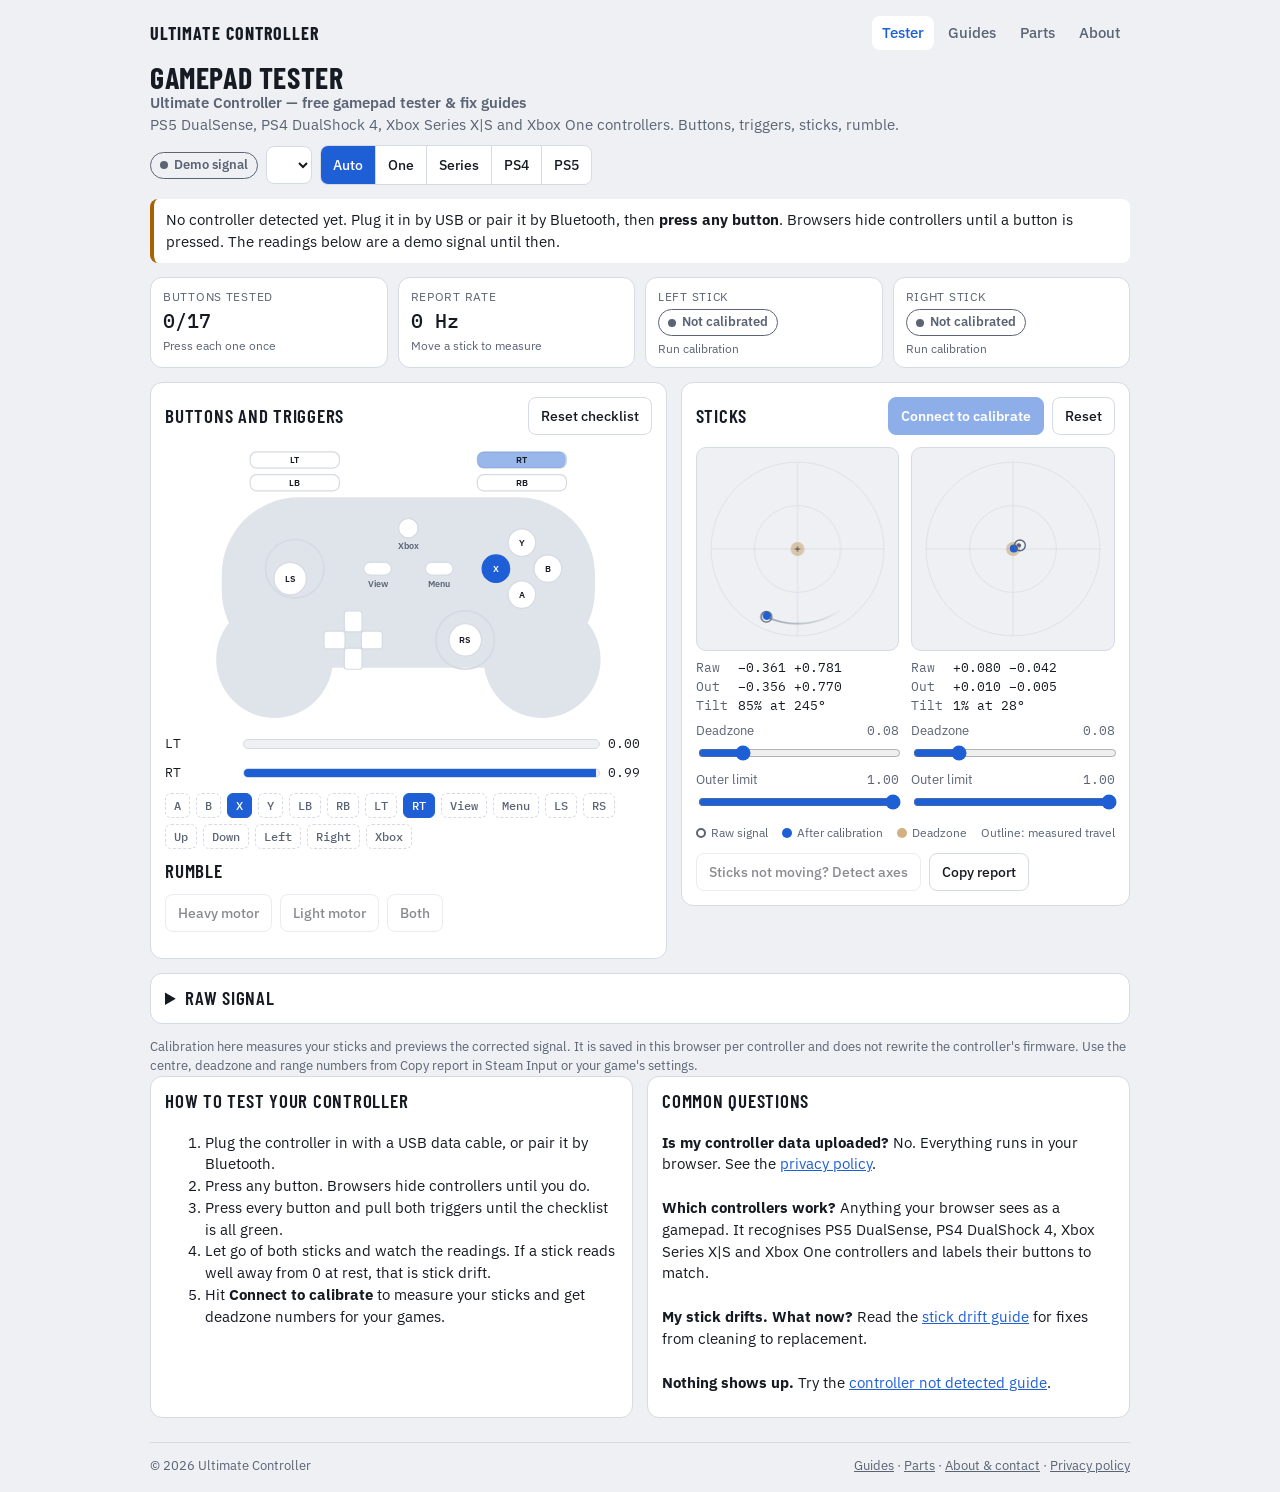
<file: index.html>
<!DOCTYPE html>
<html lang="en">
<head>
<meta charset="utf-8">
<meta name="viewport" content="width=device-width, initial-scale=1">
<title>Ultimate Controller – Free Gamepad Tester for PS5, PS4 &amp; Xbox Controllers</title>
<meta name="description" content="Free online gamepad tester for PS5 DualSense, PS4 DualShock 4, Xbox Series X|S and Xbox One controllers. Check every button, trigger and stick, spot stick drift, calibrate deadzones and test rumble in your browser.">
<link rel="canonical" href="https://ultimatecontroller.com/">
<!-- Google AdSense -->
<script async src="https://pagead2.googlesyndication.com/pagead/js/adsbygoogle.js?client=ca-pub-1083294266156352" crossorigin="anonymous"></script>
<link rel="preconnect" href="https://fonts.googleapis.com">
<link href="https://fonts.googleapis.com/css2?family=Barlow+Condensed:wght@600;700&family=IBM+Plex+Mono:wght@400;500&family=IBM+Plex+Sans:wght@400;500;600&display=swap" rel="stylesheet">
<style>
/* Layout idea: a bench instrument. Summary strip on top, then diagram, stick scopes, and raw signal below. */
:root{
  --bg:#eef0f4; --panel:#ffffff; --ink:#161a22; --muted:#5b6474; --line:#d5dae3;
  --shell:#dfe3ea; --accent:#1f5fd6; --accent-ink:#ffffff;
  --good:#1a8a4f; --warn:#a86200; --bad:#c2332b;
  --display:"Barlow Condensed","Arial Narrow",sans-serif;
  --body:"IBM Plex Sans",system-ui,-apple-system,"Segoe UI",sans-serif;
  --mono:"IBM Plex Mono",ui-monospace,Menlo,Consolas,monospace;
}
@media (prefers-color-scheme: dark){
  :root:not([data-theme="light"]){
    color-scheme:dark;
    --bg:#11141b; --panel:#1a1f29; --ink:#e8ebf2; --muted:#98a2b5; --line:#2c3443;
    --shell:#252c3a; --accent:#6aa5ff; --accent-ink:#0b1220;
    --good:#4cc38a; --warn:#f0b146; --bad:#ff7a70;
  }
}
:root[data-theme="dark"]{
  color-scheme:dark;
  --bg:#11141b; --panel:#1a1f29; --ink:#e8ebf2; --muted:#98a2b5; --line:#2c3443;
  --shell:#252c3a; --accent:#6aa5ff; --accent-ink:#0b1220;
  --good:#4cc38a; --warn:#f0b146; --bad:#ff7a70;
}
*{box-sizing:border-box}
html,body{margin:0}
body{background:var(--bg);color:var(--ink);font:15px/1.45 var(--body);padding:16px}
main{max-width:980px;margin:0 auto;display:flex;flex-direction:column;gap:14px}
h1{font:700 30px/1 var(--display);letter-spacing:.02em;text-transform:uppercase;margin:0}
h2{font:600 19px/1.1 var(--display);letter-spacing:.04em;text-transform:uppercase;margin:0;text-wrap:balance}
p{margin:0}
.muted{color:var(--muted)}
.mono{font-family:var(--mono);font-variant-numeric:tabular-nums}
header{display:flex;flex-wrap:wrap;gap:10px 16px;align-items:center;justify-content:space-between}
.controls{display:flex;flex-wrap:wrap;gap:8px;align-items:center}
select,button{font:500 14px var(--body);color:var(--ink);background:var(--panel);border:1px solid var(--line);border-radius:8px;padding:8px 12px;min-height:38px}
select{max-width:100%}
button{cursor:pointer}
button:hover:not(:disabled){border-color:var(--accent)}
button:disabled{opacity:.5;cursor:not-allowed}
button.primary{background:var(--accent);color:var(--accent-ink);border-color:var(--accent);font-weight:600}
:focus-visible{outline:2px solid var(--accent);outline-offset:2px}
.seg{display:inline-flex;border:1px solid var(--line);border-radius:8px;overflow:hidden}
.seg button{border:0;border-radius:0;border-left:1px solid var(--line)}
.seg button:first-child{border-left:0}
.seg button[aria-pressed="true"]{background:var(--accent);color:var(--accent-ink)}
.card{background:var(--panel);border:1px solid var(--line);border-radius:12px;padding:14px;display:flex;flex-direction:column;gap:12px}
.cardhead{display:flex;flex-wrap:wrap;gap:8px;align-items:center;justify-content:space-between}
.banner{border-left:4px solid var(--warn);background:var(--panel);border-radius:8px;padding:10px 12px}
.banner.bad{border-left-color:var(--bad)}
.tiles{display:grid;grid-template-columns:repeat(4,1fr);gap:10px}
.tile{background:var(--panel);border:1px solid var(--line);border-radius:12px;padding:10px 12px;display:flex;flex-direction:column;gap:4px;min-width:0}
.tile .k{font-size:12px;color:var(--muted);text-transform:uppercase;letter-spacing:.06em}
.tile .v{font:500 20px/1.2 var(--mono);font-variant-numeric:tabular-nums}
.tile .s{font-size:12px;color:var(--muted)}
.pill{display:inline-flex;align-items:center;gap:6px;font-size:13px;font-weight:600;padding:3px 9px;border-radius:999px;border:1px solid currentColor;width:max-content;max-width:100%}
.pill::before{content:"";width:8px;height:8px;border-radius:50%;background:currentColor}
.pill.good{color:var(--good)} .pill.warn{color:var(--warn)} .pill.bad{color:var(--bad)} .pill.idle{color:var(--muted)}
.cols{display:grid;grid-template-columns:1.15fr 1fr;gap:14px;align-items:start}
svg#pad{width:100%;height:auto;display:block}
#pad .shell{fill:var(--shell)}
#pad .btn,#pad .trk{fill:var(--panel);stroke:var(--line);stroke-width:1.5}
#pad .ring{fill:none;stroke:var(--line);stroke-width:2}
#pad .btn.on{fill:var(--accent);stroke:var(--accent)}
#pad .trg{fill:var(--accent);opacity:.45}
#pad .lbl{font:600 11px var(--body);fill:var(--muted);text-anchor:middle;pointer-events:none}
#pad .lbl.in{fill:var(--ink)}
#pad .btn.on + .lbl.in{fill:var(--accent-ink)}
.chips{display:flex;flex-wrap:wrap;gap:6px}
.chip{font:500 12px var(--mono);padding:4px 8px;border-radius:6px;border:1px dashed var(--line);color:var(--muted)}
.chip.done{border-style:solid;border-color:var(--good);color:var(--good)}
.chip.on{background:var(--accent);border-color:var(--accent);color:var(--accent-ink);border-style:solid}
.scopes{display:grid;grid-template-columns:1fr 1fr;gap:12px}
.scope{display:flex;flex-direction:column;gap:8px;min-width:0}
.scope canvas{width:100%;aspect-ratio:1;display:block;border:1px solid var(--line);border-radius:10px;background:var(--bg)}
.read{display:grid;grid-template-columns:auto 1fr;gap:2px 10px;font:13px var(--mono);font-variant-numeric:tabular-nums}
.read span:nth-child(odd){color:var(--muted)}
label.sl{display:grid;grid-template-columns:1fr auto;gap:2px 8px;font-size:13px;color:var(--muted)}
label.sl input{grid-column:1/-1;width:100%;accent-color:var(--accent)}
.wiz{border:1px solid var(--accent);border-radius:10px;padding:12px;display:flex;flex-direction:column;gap:10px}
.wiz b{font-weight:600}
.bar{height:10px;border-radius:5px;background:var(--bg);border:1px solid var(--line);overflow:hidden}
.bar i{display:block;height:100%;width:0;background:var(--accent)}
.barrow{display:grid;grid-template-columns:70px 1fr 44px;gap:8px;align-items:center;font:13px var(--mono)}
.row{display:flex;flex-wrap:wrap;gap:8px;align-items:center}
.legend{display:flex;flex-wrap:wrap;gap:4px 14px;font-size:12px;color:var(--muted)}
.legend i{display:inline-block;width:10px;height:10px;border-radius:50%;margin-right:5px;vertical-align:-1px}
.legend .raw{border:2px solid var(--muted)} .legend .out{background:var(--accent)} .legend .dzc{background:var(--warn);opacity:.5}
details summary{cursor:pointer;font:600 19px/1.1 var(--display);letter-spacing:.04em;text-transform:uppercase}
.rawgrid{display:grid;grid-template-columns:1fr 1fr;gap:14px;margin-top:12px}
.axrow{display:grid;grid-template-columns:52px 1fr 64px;gap:8px;align-items:center;font:13px var(--mono);font-variant-numeric:tabular-nums}
.axbar{position:relative;height:10px;border-radius:5px;background:var(--bg);border:1px solid var(--line)}
.axbar i{position:absolute;top:-3px;width:4px;height:14px;border-radius:2px;background:var(--accent);margin-left:-2px}
.bgrid{display:grid;grid-template-columns:repeat(auto-fill,minmax(64px,1fr));gap:6px}
.bcell{font:12px var(--mono);border:1px solid var(--line);border-radius:6px;padding:4px 6px;font-variant-numeric:tabular-nums}
.bcell.on{background:var(--accent);color:var(--accent-ink);border-color:var(--accent)}
.map{display:flex;flex-wrap:wrap;gap:8px;margin-top:10px}
.map label{font-size:13px;color:var(--muted);display:flex;gap:6px;align-items:center}
textarea{width:100%;min-height:150px;font:12px var(--mono);color:var(--ink);background:var(--bg);border:1px solid var(--line);border-radius:8px;padding:8px}
[hidden]{display:none!important}
@media (max-width:760px){
  .cols{grid-template-columns:1fr}
  .tiles{grid-template-columns:1fr 1fr}
  .rawgrid{grid-template-columns:1fr}
}

.site-nav{max-width:980px;margin:0 auto 12px;display:flex;flex-wrap:wrap;gap:8px 16px;align-items:center;justify-content:space-between}
.site-nav .brand{font:700 18px/1 var(--display);letter-spacing:.06em;text-transform:uppercase;color:var(--ink);text-decoration:none}
.site-nav .links{display:flex;flex-wrap:wrap;gap:4px}
.site-nav .links a{color:var(--muted);text-decoration:none;font-weight:500;padding:6px 10px;border-radius:8px}
.site-nav .links a:hover{color:var(--ink);background:var(--panel)}
.site-nav .links a[aria-current="page"]{color:var(--accent);background:var(--panel)}
.site-foot{max-width:980px;margin:24px auto 0;padding-top:14px;border-top:1px solid var(--line);display:flex;flex-wrap:wrap;gap:8px 16px;justify-content:space-between;font-size:13px;color:var(--muted)}
.site-foot a{color:var(--muted)}
.site-foot a:hover{color:var(--accent)}
.site-info{max-width:980px;margin:0 auto;display:grid;grid-template-columns:1fr 1fr;gap:14px}
.site-info h2{margin-bottom:8px}
.site-info p,.site-info ol{margin:0 0 10px}
.site-info a{color:var(--accent)}
@media (max-width:760px){.site-info{grid-template-columns:1fr}}
</style>
</head>
<body>
<nav class="site-nav" aria-label="Site"><a class="brand" href="index.html">Ultimate&nbsp;Controller</a><div class="links"><a href="index.html" aria-current="page">Tester</a><a href="guides.html">Guides</a><a href="parts.html">Parts</a><a href="about.html">About</a></div></nav>
<main>
  <header>
    <div>
      <h1>Gamepad Tester</h1>
      <p class="muted" style="font-weight:600">Ultimate Controller — free gamepad tester &amp; fix guides</p>
      <p class="muted">PS5 DualSense, PS4 DualShock 4, Xbox Series X|S and Xbox One controllers. Buttons, triggers, sticks, rumble.</p>
    </div>
    <div class="controls">
      <span class="pill idle" id="status">Demo signal</span>
      <select id="padSel" aria-label="Controller"></select>
      <div class="seg" role="group" aria-label="Controller layout">
        <button type="button" id="layAuto" aria-pressed="true">Auto</button>
        <button type="button" id="layXbox" aria-pressed="false" title="Xbox One">One</button>
        <button type="button" id="laySeries" aria-pressed="false" title="Xbox Series X|S">Series</button>
        <button type="button" id="layPs4" aria-pressed="false" title="PlayStation 4 DualShock 4">PS4</button>
        <button type="button" id="layPs5" aria-pressed="false" title="PlayStation 5 DualSense">PS5</button>
      </div>
    </div>
  </header>

  <div class="banner bad" id="blocked" hidden></div>
  <div class="banner" id="hint">No controller detected yet. Plug it in by USB or pair it by Bluetooth, then <b>press any button</b>. Browsers hide controllers until a button is pressed. The readings below are a demo signal until then.</div>
  <div class="banner" id="nonstd" hidden>This browser reports a non-standard button mapping for this controller, so the diagram may light the wrong buttons. Use Raw signal at the bottom, and set the stick axes there if the sticks look swapped.</div>

  <section class="tiles" aria-label="Summary">
    <div class="tile"><span class="k">Buttons tested</span><span class="v" id="tTested">0/17</span><span class="s" id="tTestedS">Press each one once</span></div>
    <div class="tile"><span class="k">Report rate</span><span class="v" id="tHz">0 Hz</span><span class="s" id="tHzS">Move a stick to measure</span></div>
    <div class="tile"><span class="k">Left stick</span><span class="pill idle" id="tL">Not calibrated</span><span class="s" id="tLS">Run calibration</span></div>
    <div class="tile"><span class="k">Right stick</span><span class="pill idle" id="tR">Not calibrated</span><span class="s" id="tRS">Run calibration</span></div>
  </section>

  <div class="cols">
    <section class="card">
      <div class="cardhead"><h2>Buttons and triggers</h2><button type="button" id="resetTested">Reset checklist</button></div>
      <svg id="pad" viewBox="0 0 600 340" role="img" aria-label="Controller diagram"></svg>
      <div class="barrow"><span id="trgLn">LT</span><div class="bar"><i id="trgL"></i></div><span id="trgLv">0.00</span></div>
      <div class="barrow"><span id="trgRn">RT</span><div class="bar"><i id="trgR"></i></div><span id="trgRv">0.00</span></div>
      <div class="chips" id="chips"></div>
      <div class="cardhead"><h2>Rumble</h2><span class="muted" id="vibNote"></span></div>
      <div class="row">
        <button type="button" id="vibS">Heavy motor</button>
        <button type="button" id="vibW">Light motor</button>
        <button type="button" id="vibB">Both</button>
      </div>
      <div class="row" id="trgVibRow" hidden>
        <button type="button" id="vibTL">Left trigger motor</button>
        <button type="button" id="vibTR">Right trigger motor</button>
      </div>
      <p class="muted" id="modelNote" style="font-size:13px"></p>
    </section>

    <section class="card">
      <div class="cardhead"><h2>Sticks</h2>
        <div class="row">
          <button type="button" class="primary" id="calBtn">Calibrate sticks</button>
          <button type="button" id="calReset">Reset</button>
        </div>
      </div>
      <div class="wiz" id="wiz" hidden>
        <p id="wizTitle"><b></b></p>
        <p class="muted" id="wizMsg"></p>
        <div class="barrow"><span id="wizAn">Hold</span><div class="bar"><i id="wizA"></i></div><span id="wizAv"></span></div>
        <div class="barrow" id="wizBrow"><span>Right</span><div class="bar"><i id="wizB"></i></div><span id="wizBv"></span></div>
        <div class="row">
          <button type="button" class="primary" id="wizNext" hidden>Finish</button>
          <button type="button" id="wizCancel">Cancel</button>
        </div>
      </div>
      <div class="scopes">
        <div class="scope">
          <canvas id="cvL" width="300" height="300" aria-label="Left stick position"></canvas>
          <div class="read" id="rdL"></div>
          <label class="sl" for="dzL">Deadzone <span class="mono" id="dzLv">0.08</span><input type="range" id="dzL" min="0" max="0.4" step="0.01" value="0.08"></label>
          <label class="sl" for="ouL">Outer limit <span class="mono" id="ouLv">1.00</span><input type="range" id="ouL" min="0.7" max="1" step="0.01" value="1"></label>
        </div>
        <div class="scope">
          <canvas id="cvR" width="300" height="300" aria-label="Right stick position"></canvas>
          <div class="read" id="rdR"></div>
          <label class="sl" for="dzR">Deadzone <span class="mono" id="dzRv">0.08</span><input type="range" id="dzR" min="0" max="0.4" step="0.01" value="0.08"></label>
          <label class="sl" for="ouR">Outer limit <span class="mono" id="ouRv">1.00</span><input type="range" id="ouR" min="0.7" max="1" step="0.01" value="1"></label>
        </div>
      </div>
      <div class="legend">
        <span><i class="raw"></i>Raw signal</span>
        <span><i class="out"></i>After calibration</span>
        <span><i class="dzc"></i>Deadzone</span>
        <span>Outline: measured travel</span>
      </div>
      <div class="row">
        <button type="button" id="detBtn">Sticks not moving? Detect axes</button>
        <button type="button" id="copyBtn">Copy report</button>
        <span class="muted" id="copyNote"></span>
      </div>
      <textarea id="copyOut" hidden readonly aria-label="Report text"></textarea>
    </section>
  </div>

  <details class="card" id="rawBox">
    <summary>Raw signal</summary>
    <p class="muted" id="padId" style="margin-top:10px"></p>
    <div class="map">
      <label for="mLX">Left X <select id="mLX"></select></label>
      <label for="mLY">Left Y <select id="mLY"></select></label>
      <label for="mRX">Right X <select id="mRX"></select></label>
      <label for="mRY">Right Y <select id="mRY"></select></label>
    </div>
    <div class="rawgrid">
      <div id="rawAxes" style="display:flex;flex-direction:column;gap:6px"></div>
      <div class="bgrid" id="rawBtns"></div>
    </div>
  </details>

  <p class="muted" style="font-size:13px">Calibration here measures your sticks and previews the corrected signal. It is saved in this browser per controller and does not rewrite the controller's firmware. Use the centre, deadzone and range numbers from Copy report in Steam Input or your game's settings.</p>
</main>

<section class="site-info" aria-label="About this tester">
  <div class="card">
    <h2>How to test your controller</h2>
    <ol>
      <li>Plug the controller in with a USB data cable, or pair it by Bluetooth.</li>
      <li>Press any button. Browsers hide controllers until you do.</li>
      <li>Press every button and pull both triggers until the checklist is all green.</li>
      <li>Let go of both sticks and watch the readings. If a stick reads well away from 0 at rest, that is stick drift.</li>
      <li>Hit <b>Connect to calibrate</b> to measure your sticks and get deadzone numbers for your games.</li>
    </ol>
  </div>
  <div class="card">
    <h2>Common questions</h2>
    <p><b>Is my controller data uploaded?</b> No. Everything runs in your browser. See the <a href="privacy.html">privacy policy</a>.</p>
    <p><b>Which controllers work?</b> Anything your browser sees as a gamepad. It recognises PS5 DualSense, PS4 DualShock 4, Xbox Series X|S and Xbox One controllers and labels their buttons to match.</p>
    <p><b>My stick drifts. What now?</b> Read the <a href="stick-drift.html">stick drift guide</a> for fixes from cleaning to replacement.</p>
    <p><b>Nothing shows up.</b> Try the <a href="controller-not-detected.html">controller not detected guide</a>.</p>
  </div>
</section>
<footer class="site-foot"><span>&copy; 2026 Ultimate Controller</span><span><a href="guides.html">Guides</a> · <a href="parts.html">Parts</a> · <a href="about.html">About &amp; contact</a> · <a href="privacy.html">Privacy policy</a></span></footer>

<script>
(function(){
"use strict";
const $=id=>document.getElementById(id);
const NAMES={
  xbox:['A','B','X','Y','LB','RB','LT','RT','View','Menu','LS','RS','Up','Down','Left','Right','Xbox','Share'],
  series:['A','B','X','Y','LB','RB','LT','RT','View','Menu','LS','RS','Up','Down','Left','Right','Xbox','Share'],
  ps4:['✕','○','□','△','L1','R1','L2','R2','Share','Options','L3','R3','Up','Down','Left','Right','PS','Touchpad'],
  ps5:['✕','○','□','△','L1','R1','L2','R2','Create','Options','L3','R3','Up','Down','Left','Right','PS','Touchpad','Mute']
};
const MODEL={xbox:'Xbox One controller',series:'Xbox Series X|S controller',ps4:'PS4 DualShock 4',ps5:'PS5 DualSense'};
const isPS=l=>l==='ps4'||l==='ps5';
const BINS=32;
const defStick=()=>({cx:0,cy:0,minX:-1,maxX:1,minY:-1,maxY:1,dz:0.08,outer:1,bins:null,jitter:null,circ:null,done:false});
let cal={L:defStick(),R:defStick()};
let layoutPref='auto', layout='xbox', selIndex=null, curKey='', curPad=null, isDemo=true;
let axisMap=[0,1,2,3], axisSign=[1,1,1,1], tested=new Set(), wiz=null, blocked=false;
let trail={L:[],R:[]}, lastTs=0, hzCount=0, hzT0=0, hzPeak=0, prevB0=false;
let colors={}, colorsT=0, listSig='';

/* ---------- storage ---------- */
function load(id){
  try{const j=JSON.parse(localStorage.getItem('padcal:'+id)||'null');
    if(j&&j.L&&j.R){cal={L:Object.assign(defStick(),j.L),R:Object.assign(defStick(),j.R)};if(Array.isArray(j.map)&&j.map.length===4)axisMap=j.map;if(Array.isArray(j.sign)&&j.sign.length===4)axisSign=j.sign;return;}
  }catch(e){}
  cal={L:defStick(),R:defStick()};
}
function save(){ if(isDemo||!curPad)return; try{localStorage.setItem('padcal:'+curPad.id,JSON.stringify({L:cal.L,R:cal.R,map:axisMap,sign:axisSign}));}catch(e){} }

/* ---------- pads ---------- */
function getPads(){
  if(!navigator.getGamepads){blockMsg('This browser has no Gamepad API. Try Chrome, Edge, Firefox or Safari.');return [];}
  try{return Array.from(navigator.getGamepads()).filter(p=>p&&p.connected!==false);}
  catch(e){blockMsg('This viewer is blocking controller access. Open the page in its own browser tab, or ask Claude for the HTML file and open that.');return [];}
}
function blockMsg(t){ if(blocked)return; blocked=true; const b=$('blocked'); b.textContent=t; b.hidden=false; }
function demoPad(now){
  const t=now/1000, n=17, hit=Math.floor(t*1.5)%n, btn=[];
  for(let i=0;i<n;i++)btn.push({pressed:i===hit,value:i===hit?1:0});
  const tr=Math.max(0,Math.sin(t*1.1)); btn[7]={pressed:tr>0.5,value:tr};
  return {id:'Demo signal',index:-1,mapping:'standard',timestamp:now,
    axes:[Math.cos(t*1.3)*0.86,Math.sin(t*1.3)*0.86,0.07+Math.sin(t*9)*0.01,-0.04+Math.cos(t*7)*0.01],buttons:btn};
}
function ids(id){
  // Chrome: "... (STANDARD GAMEPAD Vendor: 054c Product: 0ce6)"  Firefox: "054c-0ce6-..."
  let m=id.match(/Vendor:\s*([0-9a-f]{4})\s*Product:\s*([0-9a-f]{4})/i)||id.match(/^([0-9a-f]{1,4})-([0-9a-f]{1,4})-/i);
  return m?{v:m[1].toLowerCase().padStart(4,'0'),p:m[2].toLowerCase().padStart(4,'0')}:{v:'',p:''};
}
const PS5_PIDS=['0ce6','0df2'];                      // DualSense, DualSense Edge
const PS4_PIDS=['05c4','09cc','0ba0'];               // DualShock 4 v1, v2, USB wireless adaptor
const SERIES_PIDS=['0b12','0b13','0b20','0b21','0b22']; // Xbox Series X|S controller (USB / Bluetooth firmware variants)
function detect(id){
  const d=ids(id);
  if(d.v==='054c'){ if(PS5_PIDS.includes(d.p))return 'ps5'; if(PS4_PIDS.includes(d.p))return 'ps4'; }
  if(d.v==='045e'&&SERIES_PIDS.includes(d.p))return 'series';
  if(/dualsense/i.test(id))return 'ps5';
  if(/054c|dualshock|playstation|wireless controller/i.test(id))return 'ps4';
  if(/series/i.test(id))return 'series';
  return 'xbox';
}
function syncSelect(list){
  const sig=list.map(p=>p.index+':'+p.id).join('|');
  if(sig===listSig)return; listSig=sig;
  const s=$('padSel'); s.innerHTML='';
  if(!list.length){const o=document.createElement('option');o.textContent='No controller';s.appendChild(o);s.disabled=true;return;}
  s.disabled=false;
  list.forEach(p=>{const o=document.createElement('option');o.value=p.index;o.textContent=(p.index+1)+'. '+p.id.replace(/\s*\(.*\)\s*$/,'').slice(0,40);s.appendChild(o);});
  if(selIndex===null||!list.some(p=>p.index===selIndex))selIndex=list[0].index;
  s.value=selIndex;
}

/* ---------- diagram ---------- */
function buildPad(){
  const lay=layout,n=NAMES[lay];
  const P=isPS(lay)
    ?{ls:[225,238],rs:[375,238],dp:[150,150],fc:[450,150],b8:[205,100],b9:[395,100],b16:[300,238],tp:true}
    :{ls:[160,150],rs:[370,238],dp:[232,238],fc:[440,150],b8:[262,150],b9:[338,150],b16:[300,100],tp:false};
  let h='<g class="shell"><rect x="70" y="62" width="460" height="210" rx="95"/><circle cx="135" cy="262" r="72"/><circle cx="465" cy="262" r="72"/></g>';
  const sh=(x,i,ti,tid)=>'<rect class="trk" x="'+x+'" y="6" width="110" height="20" rx="8"/><rect class="trg" id="'+tid+'" x="'+x+'" y="6" width="0" height="20" rx="8"/><text class="lbl in" x="'+(x+55)+'" y="20">'+n[ti]+'</text>'
    +'<rect class="btn" id="b'+i+'" x="'+x+'" y="34" width="110" height="20" rx="8"/><text class="lbl in" x="'+(x+55)+'" y="48">'+n[i]+'</text>';
  h+=sh(105,4,6,'svT6')+sh(385,5,7,'svT7');
  if(P.tp)h+='<rect class="btn" id="b17" x="235" y="85" width="130" height="75" rx="10"/><text class="lbl in" x="300" y="127">Touchpad</text>';
  if(lay==='ps5')h+='<circle class="btn" id="b18" cx="300" cy="272" r="8"/><text class="lbl" x="300" y="295">Mute</text>';
  const f=P.fc,fo=[[0,32],[32,0],[-32,0],[0,-32]];
  fo.forEach((o,i)=>{h+='<circle class="btn" id="b'+i+'" cx="'+(f[0]+o[0])+'" cy="'+(f[1]+o[1])+'" r="17"/><text class="lbl in" x="'+(f[0]+o[0])+'" y="'+(f[1]+o[1]+4)+'">'+n[i]+'</text>';});
  const d=P.dp;
  h+='<rect class="btn" id="b12" x="'+(d[0]-11)+'" y="'+(d[1]-36)+'" width="22" height="26" rx="4"/>'
    +'<rect class="btn" id="b13" x="'+(d[0]-11)+'" y="'+(d[1]+10)+'" width="22" height="26" rx="4"/>'
    +'<rect class="btn" id="b14" x="'+(d[0]-36)+'" y="'+(d[1]-11)+'" width="26" height="22" rx="4"/>'
    +'<rect class="btn" id="b15" x="'+(d[0]+10)+'" y="'+(d[1]-11)+'" width="26" height="22" rx="4"/>';
  const small=(p,i)=>'<rect class="btn" id="b'+i+'" x="'+(p[0]-17)+'" y="'+(p[1]-8)+'" width="34" height="16" rx="8"/><text class="lbl" x="'+p[0]+'" y="'+(p[1]+22)+'">'+n[i]+'</text>';
  h+=small(P.b8,8)+small(P.b9,9);
  if(lay==='series')h+=small([300,175],17);
  h+='<circle class="btn" id="b16" cx="'+P.b16[0]+'" cy="'+P.b16[1]+'" r="12"/><text class="lbl" x="'+P.b16[0]+'" y="'+(P.b16[1]+26)+'">'+n[16]+'</text>';
  const st=(p,i,gid)=>'<circle class="ring" cx="'+p[0]+'" cy="'+p[1]+'" r="36"/><g id="'+gid+'"><circle class="btn" id="b'+i+'" cx="'+p[0]+'" cy="'+p[1]+'" r="20"/><text class="lbl in" x="'+p[0]+'" y="'+(p[1]+4)+'">'+n[i]+'</text></g>';
  h+=st(P.ls,10,'svL')+st(P.rs,11,'svR');
  $('pad').innerHTML=h;
  $('trgLn').textContent=n[6]; $('trgRn').textContent=n[7];
}
function buildChips(count){
  const n=NAMES[layout],c=$('chips'); c.innerHTML='';
  for(let i=0;i<count;i++){const s=document.createElement('span');s.className='chip';s.id='c'+i;s.textContent=n[i]||('B'+i);c.appendChild(s);}
}
function buildRaw(gp){
  const a=$('rawAxes'),b=$('rawBtns'); a.innerHTML=''; b.innerHTML='';
  gp.axes.forEach((_,i)=>{const r=document.createElement('div');r.className='axrow';r.innerHTML='<span>Axis '+i+'</span><div class="axbar"><i id="ra'+i+'"></i></div><span id="rv'+i+'">0.000</span>';a.appendChild(r);});
  gp.buttons.forEach((_,i)=>{const r=document.createElement('div');r.className='bcell';r.id='rb'+i;r.textContent='B'+i+' 0.00';b.appendChild(r);});
  ['mLX','mLY','mRX','mRY'].forEach((id,k)=>{const s=$(id);s.innerHTML='';
    gp.axes.forEach((_,i)=>{const o=document.createElement('option');o.value=i;o.textContent='Axis '+i;s.appendChild(o);});
    if(axisMap[k]>=gp.axes.length)axisMap[k]=Math.min(k,gp.axes.length-1);
    s.value=axisMap[k];});
  $('padId').textContent=gp.id+' · mapping: '+(gp.mapping||'none')+' · '+gp.axes.length+' axes, '+gp.buttons.length+' buttons';
}
function btnCount(gp){ return Math.min(gp.buttons.length,NAMES[layout].length); }
function applyLayout(gp){
  layout=layoutPref==='auto'?detect(gp.id):layoutPref;
  buildPad(); buildChips(btnCount(gp));
  tested.forEach(i=>{const c=$('c'+i);if(c)c.classList.add('done');});
}
function onPadChange(gp,demo){
  curKey=gp.index+':'+gp.id; isDemo=demo; tested=new Set(); trail={L:[],R:[]}; hzPeak=0; wizStop();
  axisMap=[0,1,2,3]; axisSign=[1,1,1,1];
  if(demo)cal={L:defStick(),R:defStick()}; else load(gp.id);
  applyLayout(gp); buildRaw(gp); syncSliders(); stickTiles();
  const st=$('status');
  st.textContent=demo?'Demo signal':'Connected'; st.className='pill '+(demo?'idle':'good');
  $('hint').hidden=!demo||blocked;
  $('nonstd').hidden=demo||gp.mapping==='standard';
  $('calBtn').disabled=demo; $('detBtn').disabled=demo; $('calBtn').textContent=demo?'Connect to calibrate':'Calibrate sticks';
  const vib=!demo&&gp.vibrationActuator&&typeof gp.vibrationActuator.playEffect==='function';
  ['vibS','vibW','vibB'].forEach(id=>$(id).disabled=!vib);
  $('vibNote').textContent=demo?'':(vib?'':'Not exposed by this browser');
  const eff=vib&&Array.isArray(gp.vibrationActuator.effects)?gp.vibrationActuator.effects:[];
  $('trgVibRow').hidden=!eff.includes('trigger-rumble');
  $('modelNote').textContent=demo?'':('Detected: '+MODEL[detect(gp.id)]+'. '+(isPS(layout)&&layout==='ps5'?'Adaptive triggers, haptics and the light bar are not available to web pages, so they cannot be tested here.':(eff.includes('trigger-rumble')?'This browser can drive the trigger motors too.':'')));
}

/* ---------- calibration maths ---------- */
function applyCal(s,x,y){
  let dx=x-s.cx,dy=y-s.cy;
  dx/=Math.max(0.3,dx<0?s.cx-s.minX:s.maxX-s.cx);
  dy/=Math.max(0.3,dy<0?s.cy-s.minY:s.maxY-s.cy);
  const m=Math.hypot(dx,dy);
  if(m<=s.dz||m===0)return [0,0];
  const k=Math.min(1,(m-s.dz)/Math.max(0.05,s.outer-s.dz))/m;
  return [dx*k,dy*k];
}
function binOf(dx,dy){ return Math.floor(((Math.atan2(dy,dx)+Math.PI)/(2*Math.PI))*BINS)%BINS; }
function clamp(v,a,b){ return Math.min(b,Math.max(a,v)); }
function stickTiles(){
  [['L','tL','tLS'],['R','tR','tRS']].forEach(([k,p,sub])=>{
    const s=cal[k],el=$(p);
    if(!s.done){el.className='pill idle';el.textContent='Not calibrated';$(sub).textContent='Run calibration';return;}
    const off=Math.hypot(s.cx,s.cy);
    const cls=off<0.05?'good':off<0.12?'warn':'bad';
    el.className='pill '+cls; el.textContent=cls==='good'?'Centred':cls==='warn'?'Slight offset':'Drifting';
    $(sub).textContent='Offset '+(off*100).toFixed(1)+'%'+(s.circ!=null?' · circle error '+s.circ.toFixed(1)+'%':'');
  });
}
function syncSliders(){
  [['L','dzL','ouL'],['R','dzR','ouR']].forEach(([k,d,o])=>{
    $(d).value=cal[k].dz; $(d+'v').textContent=(+cal[k].dz).toFixed(2);
    $(o).value=cal[k].outer; $(o+'v').textContent=(+cal[k].outer).toFixed(2);
  });
}

/* ---------- wizard ---------- */
function wizShow(title,msg){ $('wiz').hidden=false; $('wizTitle').firstChild.textContent=title; $('wizMsg').textContent=msg; }
function wizStop(){ wiz=null; $('wiz').hidden=true; }
function wizStart(){
  wiz={step:'rest',t0:performance.now(),acc:{L:[],R:[]}};
  wizShow('Step 1 of 2: hands off','Let go of both sticks and leave the controller still for 2 seconds.');
  $('wizAn').textContent='Hold'; $('wizBrow').hidden=true; $('wizNext').hidden=true; $('wizCancel').textContent='Cancel';
  $('wizA').style.width='0'; $('wizAv').textContent='';
}
const DET=['Push the LEFT stick to the RIGHT and hold it','Pull the LEFT stick DOWN and hold it','Push the RIGHT stick to the RIGHT and hold it','Pull the RIGHT stick DOWN and hold it'];
function detStart(){
  if(isDemo||!curPad)return;
  wiz={step:'det',i:0,base:null,wait:false,cand:-1,t0:0,map:[],sign:[]};
  wizShow('Detect stick axes: 1 of 4',DET[0]+'. Start with both sticks released.');
  $('wizAn').textContent='Step'; $('wizBrow').hidden=true; $('wizNext').hidden=true; $('wizCancel').textContent='Cancel';
  $('wizA').style.width='0'; $('wizAv').textContent='0/4';
}
function detTick(now,gp){
  const a=gp.axes;
  if(a.length<4){wiz={step:'done'};wizShow('Not enough axes','This browser reports only '+a.length+' axes for this controller, so the sticks cannot be read here. Try Chrome, or connect by USB.');$('wizCancel').textContent='Close';return;}
  if(!wiz.base)wiz.base=Array.from(a);
  let best=-1,bd=0;
  for(let j=0;j<a.length;j++){ if(wiz.map.indexOf(j)>=0)continue; const d=(a[j]||0)-wiz.base[j]; if(Math.abs(d)>Math.abs(bd)){bd=d;best=j;} }
  if(wiz.wait){ if(Math.abs(bd)<0.25)wiz.wait=false; return; }
  if(Math.abs(bd)>0.6){
    if(wiz.cand!==best){wiz.cand=best;wiz.t0=now;}
    else if(now-wiz.t0>250){
      wiz.map.push(best); wiz.sign.push(bd>0?1:-1); wiz.i++; wiz.wait=true; wiz.cand=-1;
      $('wizA').style.width=(wiz.i*25)+'%'; $('wizAv').textContent=wiz.i+'/4';
      if(wiz.i===4){
        axisMap=wiz.map; axisSign=wiz.sign; save();
        ['mLX','mLY','mRX','mRY'].forEach((id,k)=>{$(id).value=axisMap[k];});
        wiz={step:'done'};
        wizShow('Stick axes set','Left stick uses axes '+axisMap[0]+' and '+axisMap[1]+', right stick uses axes '+axisMap[2]+' and '+axisMap[3]+'. Move the sticks to check, then run Calibrate sticks.');
        $('wizCancel').textContent='Close';
      }else wizShow('Detect stick axes: '+(wiz.i+1)+' of 4','Got it. Release the stick, then: '+DET[wiz.i]+'.');
    }
  }else wiz.cand=-1;
}
function wizTick(now,raw,b0,gp){
  if(!wiz)return;
  if(wiz.step==='det'){detTick(now,gp);return;}
  if(wiz.step==='rest'){
    for(const k of ['L','R']){
      const a=wiz.acc[k]; a.push(raw[k]);
      if(Math.hypot(raw[k][0]-a[0][0],raw[k][1]-a[0][1])>0.12){
        wiz.t0=now; wiz.acc={L:[],R:[]}; $('wizMsg').textContent='A stick moved. Let go of both sticks and hold still.'; return;
      }
    }
    const p=clamp((now-wiz.t0)/2000,0,1);
    $('wizA').style.width=(p*100)+'%'; $('wizAv').textContent=Math.round(p*100)+'%';
    if(p>=1){
      const c={},r={};
      for(const k of ['L','R']){
        const a=wiz.acc[k],n=a.length;
        const cx=a.reduce((s,v)=>s+v[0],0)/n, cy=a.reduce((s,v)=>s+v[1],0)/n;
        const jit=a.reduce((m,v)=>Math.max(m,Math.hypot(v[0]-cx,v[1]-cy)),0);
        c[k]={cx:cx,cy:cy,jitter:jit};
        r[k]={minX:cx,maxX:cx,minY:cy,maxY:cy,bins:new Array(BINS).fill(0)};
      }
      wiz={step:'roll',t0:now,c:c,r:r};
      wizShow('Step 2 of 2: roll the sticks','Push each stick to the edge and roll it slowly around the full circle, about 3 turns each. Then tap Finish or press '+NAMES[layout][0]+'.');
      $('wizAn').textContent='Left'; $('wizBrow').hidden=false; $('wizNext').hidden=false;
      $('wizA').style.width='0'; $('wizB').style.width='0';
    }
  }else if(wiz.step==='roll'){
    const prog={};
    for(const k of ['L','R']){
      const c=wiz.c[k],w=wiz.r[k],x=raw[k][0],y=raw[k][1];
      w.minX=Math.min(w.minX,x); w.maxX=Math.max(w.maxX,x); w.minY=Math.min(w.minY,y); w.maxY=Math.max(w.maxY,y);
      const dx=x-c.cx,dy=y-c.cy,m=Math.hypot(dx,dy);
      if(m>0.5){const b=binOf(dx,dy); if(m>w.bins[b])w.bins[b]=m;}
      prog[k]=w.bins.filter(v=>v>0).length/BINS;
    }
    $('wizA').style.width=(prog.L*100)+'%'; $('wizAv').textContent=Math.round(prog.L*100)+'%';
    $('wizB').style.width=(prog.R*100)+'%'; $('wizBv').textContent=Math.round(prog.R*100)+'%';
    if(b0&&!prevB0&&now-wiz.t0>1000)wizFinish();
  }
}
function wizFinish(){
  if(!wiz||wiz.step!=='roll')return;
  const notes=[];
  for(const k of ['L','R']){
    const c=wiz.c[k],w=wiz.r[k],s=cal[k],name=k==='L'?'Left':'Right';
    s.cx=c.cx; s.cy=c.cy; s.jitter=c.jitter; s.dz=Math.round(clamp(c.jitter*2+0.03,0.03,0.3)*100)/100; s.outer=1; s.done=true;
    const f=w.bins.filter(v=>v>0);
    if(f.length>=20){
      s.minX=w.minX; s.maxX=w.maxX; s.minY=w.minY; s.maxY=w.maxY; s.bins=w.bins.slice();
      s.circ=Math.sqrt(f.reduce((a,v)=>a+(v-1)*(v-1),0)/f.length)*100;
      notes.push(name+': centre offset '+(Math.hypot(s.cx,s.cy)*100).toFixed(1)+'%, deadzone '+s.dz.toFixed(2)+', circle error '+s.circ.toFixed(1)+'%.');
    }else{
      s.minX=-1; s.maxX=1; s.minY=-1; s.maxY=1; s.bins=null; s.circ=null;
      notes.push(name+': centre measured, but the stick was not rolled all the way round, so its range was left at default.');
    }
  }
  save(); syncSliders(); stickTiles();
  wiz={step:'done'};
  wizShow('Calibration saved',notes.join(' '));
  $('wizNext').hidden=true; $('wizBrow').hidden=true; $('wizCancel').textContent='Close';
  $('wizAn').textContent='Done'; $('wizA').style.width='100%'; $('wizAv').textContent='';
}

/* ---------- drawing ---------- */
function readColors(now){
  if(now-colorsT<700&&colors.ink)return; colorsT=now;
  const cs=getComputedStyle(document.documentElement);
  ['ink','muted','line','accent','warn','bg'].forEach(k=>colors[k]=cs.getPropertyValue('--'+k).trim());
}
function fitCanvas(cv){
  const dpr=window.devicePixelRatio||1,w=Math.round(cv.clientWidth*dpr);
  if(w&&cv.width!==w){cv.width=w;cv.height=w;}
}
function drawScope(cv,s,raw,out,tr,liveBins,liveC){
  fitCanvas(cv);
  const g=cv.getContext('2d'),W=cv.width,c=W/2,R=W/2-W*0.07,px=W/300;
  g.clearRect(0,0,W,W);
  g.lineWidth=1*px; g.strokeStyle=colors.line;
  g.beginPath(); g.arc(c,c,R,0,7); g.stroke();
  g.beginPath(); g.arc(c,c,R/2,0,7); g.stroke();
  g.beginPath(); g.moveTo(c-R,c); g.lineTo(c+R,c); g.moveTo(c,c-R); g.lineTo(c,c+R); g.stroke();
  const ctr=liveC||s, bins=liveBins||s.bins;
  // deadzone
  g.globalAlpha=0.3; g.fillStyle=colors.warn;
  g.beginPath(); g.arc(c+s.cx*R,c+s.cy*R,Math.max(1,s.dz*R),0,7); g.fill(); g.globalAlpha=1;
  // measured travel
  if(bins){
    g.strokeStyle=colors.accent; g.globalAlpha=0.7; g.lineWidth=1.5*px; g.beginPath(); let started=false;
    for(let i=0;i<=BINS;i++){
      const v=bins[i%BINS]; if(!v){started=false;continue;}
      const a=(i%BINS+0.5)/BINS*2*Math.PI-Math.PI, x=c+(ctr.cx+Math.cos(a)*v)*R, y=c+(ctr.cy+Math.sin(a)*v)*R;
      if(started)g.lineTo(x,y); else{g.moveTo(x,y);started=true;}
    }
    g.stroke(); g.globalAlpha=1;
  }
  // trail
  g.fillStyle=colors.muted;
  for(let i=0;i<tr.length;i++){g.globalAlpha=(i+1)/tr.length*0.5; g.beginPath(); g.arc(c+tr[i][0]*R,c+tr[i][1]*R,1.6*px,0,7); g.fill();}
  g.globalAlpha=1;
  // centre mark
  g.strokeStyle=colors.ink; g.lineWidth=1*px; const mx=c+s.cx*R,my=c+s.cy*R;
  g.beginPath(); g.moveTo(mx-4*px,my); g.lineTo(mx+4*px,my); g.moveTo(mx,my-4*px); g.lineTo(mx,my+4*px); g.stroke();
  // calibrated
  g.fillStyle=colors.accent; g.beginPath(); g.arc(c+out[0]*R,c+out[1]*R,6*px,0,7); g.fill();
  // raw
  g.strokeStyle=colors.muted; g.lineWidth=2*px; g.beginPath(); g.arc(c+raw[0]*R,c+raw[1]*R,8*px,0,7); g.stroke();
}
function fmt(v){ return (v<0?'−':'+')+Math.abs(v).toFixed(3); }
function readout(el,raw,out){
  const m=Math.hypot(out[0],out[1]); let a=Math.atan2(-out[1],out[0])*180/Math.PI; if(a<0)a+=360;
  el.innerHTML='<span>Raw</span><span>'+fmt(raw[0])+' '+fmt(raw[1])+'</span><span>Out</span><span>'+fmt(out[0])+' '+fmt(out[1])+'</span><span>Tilt</span><span>'+(m*100).toFixed(0)+'% at '+(m?a.toFixed(0):'–')+'°</span>';
}

/* ---------- frame ---------- */
function frame(now){
  const list=getPads(); syncSelect(list);
  const real=list.find(p=>p.index===selIndex)||list[0];
  const gp=real||demoPad(now), demo=!real;
  if(gp.index+':'+gp.id!==curKey)onPadChange(gp,demo);
  curPad=gp; readColors(now);

  const ax=i=>{const v=gp.axes[axisMap[i]];return typeof v==='number'&&isFinite(v)?v*axisSign[i]:0;};
  const raw={L:[ax(0),ax(1)],R:[ax(2),ax(3)]};
  const out={L:applyCal(cal.L,raw.L[0],raw.L[1]),R:applyCal(cal.R,raw.R[0],raw.R[1])};
  for(const k of ['L','R']){trail[k].push(raw[k]); if(trail[k].length>50)trail[k].shift();}

  // buttons
  const n=gp.buttons.length; let b0=false;
  for(let i=0;i<n;i++){
    const b=gp.buttons[i], val=typeof b==='object'?b.value:+b, on=(typeof b==='object'&&b.pressed)||val>0.5;
    if(i===0)b0=on;
    const e=$('b'+i); if(e)e.classList.toggle('on',on);
    const ch=$('c'+i);
    if(ch){ch.classList.toggle('on',on); if(on&&!demo&&!tested.has(i)){tested.add(i);ch.classList.add('done');}}
    const rb=$('rb'+i); if(rb){rb.classList.toggle('on',on); rb.textContent='B'+i+' '+val.toFixed(2);}
  }
  const tv=i=>{const b=gp.buttons[i];return b?(typeof b==='object'?b.value:+b):0;};
  const tl=tv(6),trv=tv(7);
  $('trgL').style.width=(tl*100)+'%'; $('trgLv').textContent=tl.toFixed(2);
  $('trgR').style.width=(trv*100)+'%'; $('trgRv').textContent=trv.toFixed(2);
  const s6=$('svT6'),s7=$('svT7'); if(s6)s6.setAttribute('width',(110*tl).toFixed(1)); if(s7)s7.setAttribute('width',(110*trv).toFixed(1));
  const gl=$('svL'),gr=$('svR');
  if(gl)gl.setAttribute('transform','translate('+(out.L[0]*16).toFixed(1)+','+(out.L[1]*16).toFixed(1)+')');
  if(gr)gr.setAttribute('transform','translate('+(out.R[0]*16).toFixed(1)+','+(out.R[1]*16).toFixed(1)+')');

  // raw axes
  for(let i=0;i<gp.axes.length;i++){
    const m=$('ra'+i); if(!m)break;
    const v=gp.axes[i]||0; m.style.left=((clamp(v,-1,1)+1)*50)+'%'; $('rv'+i).textContent=fmt(v);
  }

  // tiles
  const total=$('chips').children.length;
  $('tTested').textContent=(demo?0:tested.size)+'/'+total;
  if(!demo){
    const miss=[]; for(let i=0;i<total;i++)if(!tested.has(i))miss.push(NAMES[layout][i]);
    $('tTestedS').textContent=miss.length?('Left: '+miss.slice(0,4).join(', ')+(miss.length>4?' +'+(miss.length-4):'')):'All buttons respond';
  }else $('tTestedS').textContent='Press each one once';
  if(gp.timestamp!==lastTs){lastTs=gp.timestamp;hzCount++;}
  if(now-hzT0>=1000){
    const hz=demo?0:Math.round(hzCount*1000/(now-hzT0)); hzPeak=Math.max(hzPeak,hz);
    $('tHz').textContent=hz+' Hz'; $('tHzS').textContent=hzPeak?'Peak '+hzPeak+' Hz (limited by screen refresh)':'Move a stick to measure';
    hzCount=0; hzT0=now;
  }

  wizTick(now,raw,b0,gp); prevB0=b0;
  const live=wiz&&wiz.step==='roll';
  drawScope($('cvL'),cal.L,raw.L,out.L,trail.L,live?wiz.r.L.bins:null,live?wiz.c.L:null);
  drawScope($('cvR'),cal.R,raw.R,out.R,trail.R,live?wiz.r.R.bins:null,live?wiz.c.R:null);
  readout($('rdL'),raw.L,out.L); readout($('rdR'),raw.R,out.R);
  requestAnimationFrame(frame);
}

/* ---------- events ---------- */
function setLayout(v){
  layoutPref=v;
  [['layAuto','auto'],['layXbox','xbox'],['laySeries','series'],['layPs4','ps4'],['layPs5','ps5']].forEach(([id,k])=>$(id).setAttribute('aria-pressed',String(k===v)));
  if(curPad)applyLayout(curPad);
}
$('layAuto').onclick=()=>setLayout('auto'); $('layXbox').onclick=()=>setLayout('xbox'); $('laySeries').onclick=()=>setLayout('series'); $('layPs4').onclick=()=>setLayout('ps4'); $('layPs5').onclick=()=>setLayout('ps5');
$('padSel').onchange=e=>{selIndex=+e.target.value;};
$('resetTested').onclick=()=>{tested=new Set();document.querySelectorAll('.chip.done').forEach(c=>c.classList.remove('done'));};
$('calBtn').onclick=()=>{ if(!isDemo)wizStart(); };
$('detBtn').onclick=detStart; $('wizCancel').onclick=wizStop; $('wizNext').onclick=wizFinish;
$('calReset').onclick=()=>{cal={L:defStick(),R:defStick()};wizStop();syncSliders();stickTiles();save();};
[['L','dzL','dz'],['R','dzR','dz'],['L','ouL','outer'],['R','ouR','outer']].forEach(([k,id,f])=>{
  $(id).oninput=e=>{cal[k][f]=+e.target.value;$(id+'v').textContent=(+e.target.value).toFixed(2);save();};
});
['mLX','mLY','mRX','mRY'].forEach((id,k)=>{$(id).onchange=e=>{axisMap[k]=+e.target.value;axisSign[k]=1;save();};});
function rumble(s,w){
  const a=curPad&&curPad.vibrationActuator;
  if(!a||!a.playEffect){$('vibNote').textContent='Not exposed by this browser';return;}
  a.playEffect('dual-rumble',{startDelay:0,duration:700,strongMagnitude:s,weakMagnitude:w})
    .then(()=>{$('vibNote').textContent='';},()=>{$('vibNote').textContent='The controller refused the rumble command';});
}
$('vibS').onclick=()=>rumble(1,0); $('vibW').onclick=()=>rumble(0,1); $('vibB').onclick=()=>rumble(1,1);
function trgRumble(l,r){
  const a=curPad&&curPad.vibrationActuator;
  if(!a||!a.playEffect)return;
  a.playEffect('trigger-rumble',{startDelay:0,duration:600,strongMagnitude:0,weakMagnitude:0,leftTrigger:l,rightTrigger:r})
    .then(()=>{$('vibNote').textContent='';},()=>{$('vibNote').textContent='The controller refused the trigger rumble command';});
}
$('vibTL').onclick=()=>trgRumble(1,0); $('vibTR').onclick=()=>trgRumble(0,1);
function report(){
  const L=[],n=NAMES[layout],total=$('chips').children.length,miss=[];
  for(let i=0;i<total;i++)if(!tested.has(i))miss.push(n[i]);
  L.push('Gamepad Tester report');
  L.push('Controller: '+(curPad?curPad.id:'none')+(isDemo?' (demo)':''));
  L.push('Mapping: '+((curPad&&curPad.mapping)||'none')+', layout: '+MODEL[layout]);
  L.push('Buttons tested: '+tested.size+'/'+total+(miss.length?' (not pressed: '+miss.join(', ')+')':''));
  L.push('Peak report rate: '+hzPeak+' Hz');
  for(const k of ['L','R']){
    const s=cal[k];
    L.push((k==='L'?'Left':'Right')+' stick'+(s.done?'':' (not calibrated)'));
    L.push('  centre: x '+s.cx.toFixed(4)+', y '+s.cy.toFixed(4)+' (offset '+(Math.hypot(s.cx,s.cy)*100).toFixed(1)+'%)');
    L.push('  range: x '+s.minX.toFixed(3)+' to '+s.maxX.toFixed(3)+', y '+s.minY.toFixed(3)+' to '+s.maxY.toFixed(3));
    L.push('  deadzone: '+(+s.dz).toFixed(2)+', outer limit: '+(+s.outer).toFixed(2));
    if(s.jitter!=null)L.push('  rest jitter: '+(s.jitter*100).toFixed(2)+'%');
    if(s.circ!=null)L.push('  circle error: '+s.circ.toFixed(1)+'%');
  }
  return L.join('\n');
}
$('copyBtn').onclick=()=>{
  const t=report(),fb=()=>{const o=$('copyOut');o.hidden=false;o.value=t;o.focus();o.select();$('copyNote').textContent='Copy it from the box below';};
  try{navigator.clipboard.writeText(t).then(()=>{$('copyNote').textContent='Copied';},fb);}catch(e){fb();}
};
window.addEventListener('gamepadconnected',e=>{selIndex=e.gamepad.index;});
requestAnimationFrame(frame);
})();
</script>
</body>
</html>
</file>
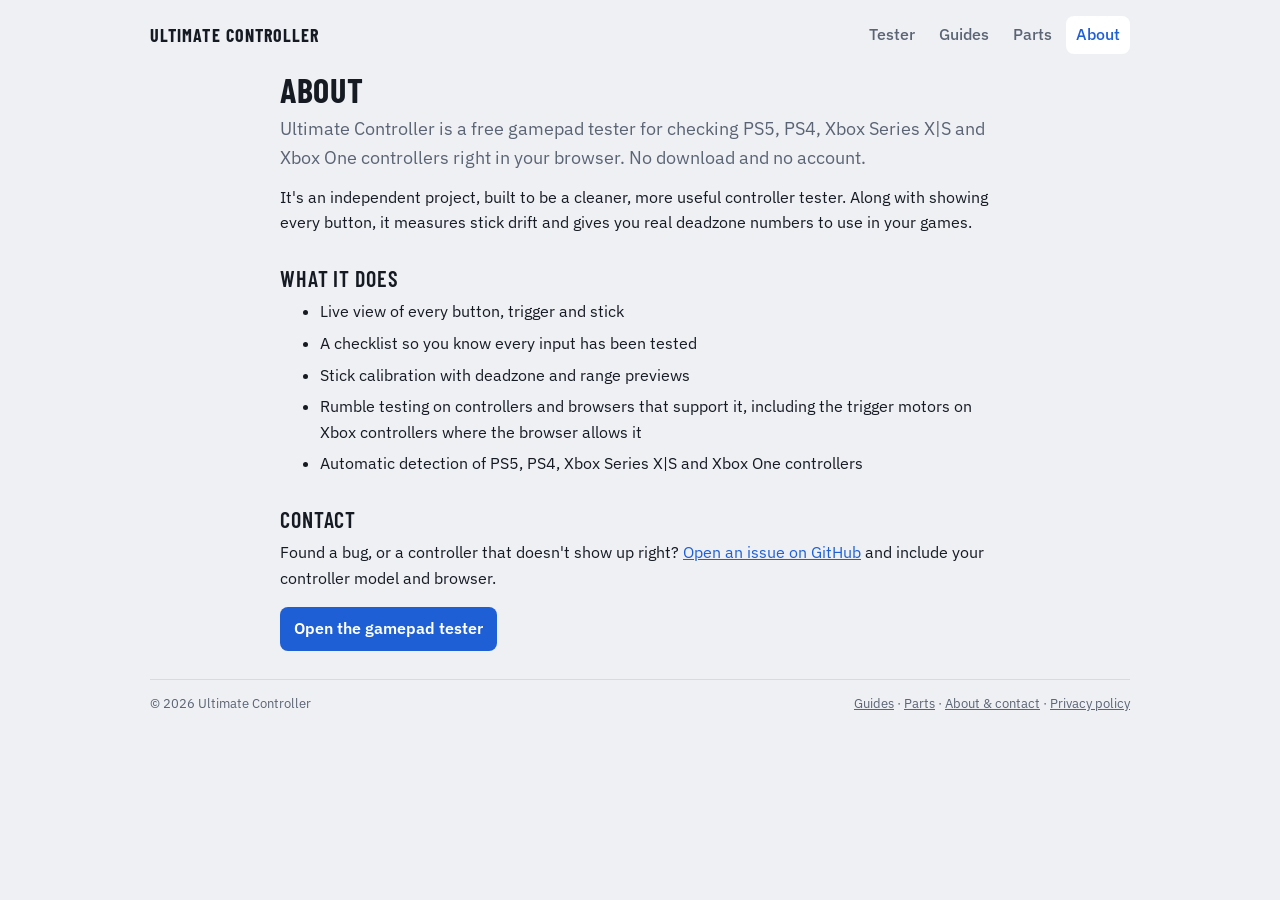
<file: about.html>
<!DOCTYPE html>
<html lang="en">
<head>
<meta charset="utf-8">
<meta name="viewport" content="width=device-width, initial-scale=1">
<title>About Ultimate Controller</title>
<meta name="description" content="About Ultimate Controller, a free online gamepad tester, who makes it, and how to get in touch.">
<link rel="canonical" href="https://ultimatecontroller.com/about.html">
<!-- Google AdSense -->
<script async src="https://pagead2.googlesyndication.com/pagead/js/adsbygoogle.js?client=ca-pub-1083294266156352" crossorigin="anonymous"></script>
<link rel="preconnect" href="https://fonts.googleapis.com">
<link href="https://fonts.googleapis.com/css2?family=Barlow+Condensed:wght@600;700&family=IBM+Plex+Mono:wght@400;500&family=IBM+Plex+Sans:wght@400;500;600&display=swap" rel="stylesheet">
<link rel="stylesheet" href="style.css">
</head>
<body>
<nav class="site-nav" aria-label="Site"><a class="brand" href="index.html">Ultimate&nbsp;Controller</a><div class="links"><a href="index.html">Tester</a><a href="guides.html">Guides</a><a href="parts.html">Parts</a><a href="about.html" aria-current="page">About</a></div></nav>
<article>

<h1>About</h1>
<p class="lede">Ultimate Controller is a free gamepad tester for checking PS5, PS4, Xbox Series X|S and Xbox One controllers right in your browser. No download and no account.</p>
<p>It's an independent project, built to be a cleaner, more useful controller tester. Along with showing every button, it measures stick drift and gives you real deadzone numbers to use in your games.</p>
<h2>What it does</h2>
<ul>
  <li>Live view of every button, trigger and stick</li>
  <li>A checklist so you know every input has been tested</li>
  <li>Stick calibration with deadzone and range previews</li>
  <li>Rumble testing on controllers and browsers that support it, including the trigger motors on Xbox controllers where the browser allows it</li>
  <li>Automatic detection of PS5, PS4, Xbox Series X|S and Xbox One controllers</li>
</ul>
<h2>Contact</h2>
<p>Found a bug, or a controller that doesn't show up right? <a href="https://github.com/jamminyammin2429-sketch/gamepad-tester/issues">Open an issue on GitHub</a> and include your controller model and browser.</p>
<p><a class="btn" href="index.html">Open the gamepad tester</a></p>

</article>
<footer class="site-foot"><span>&copy; 2026 Ultimate Controller</span><span><a href="guides.html">Guides</a> · <a href="parts.html">Parts</a> · <a href="about.html">About &amp; contact</a> · <a href="privacy.html">Privacy policy</a></span></footer>
</body>
</html>
</file>
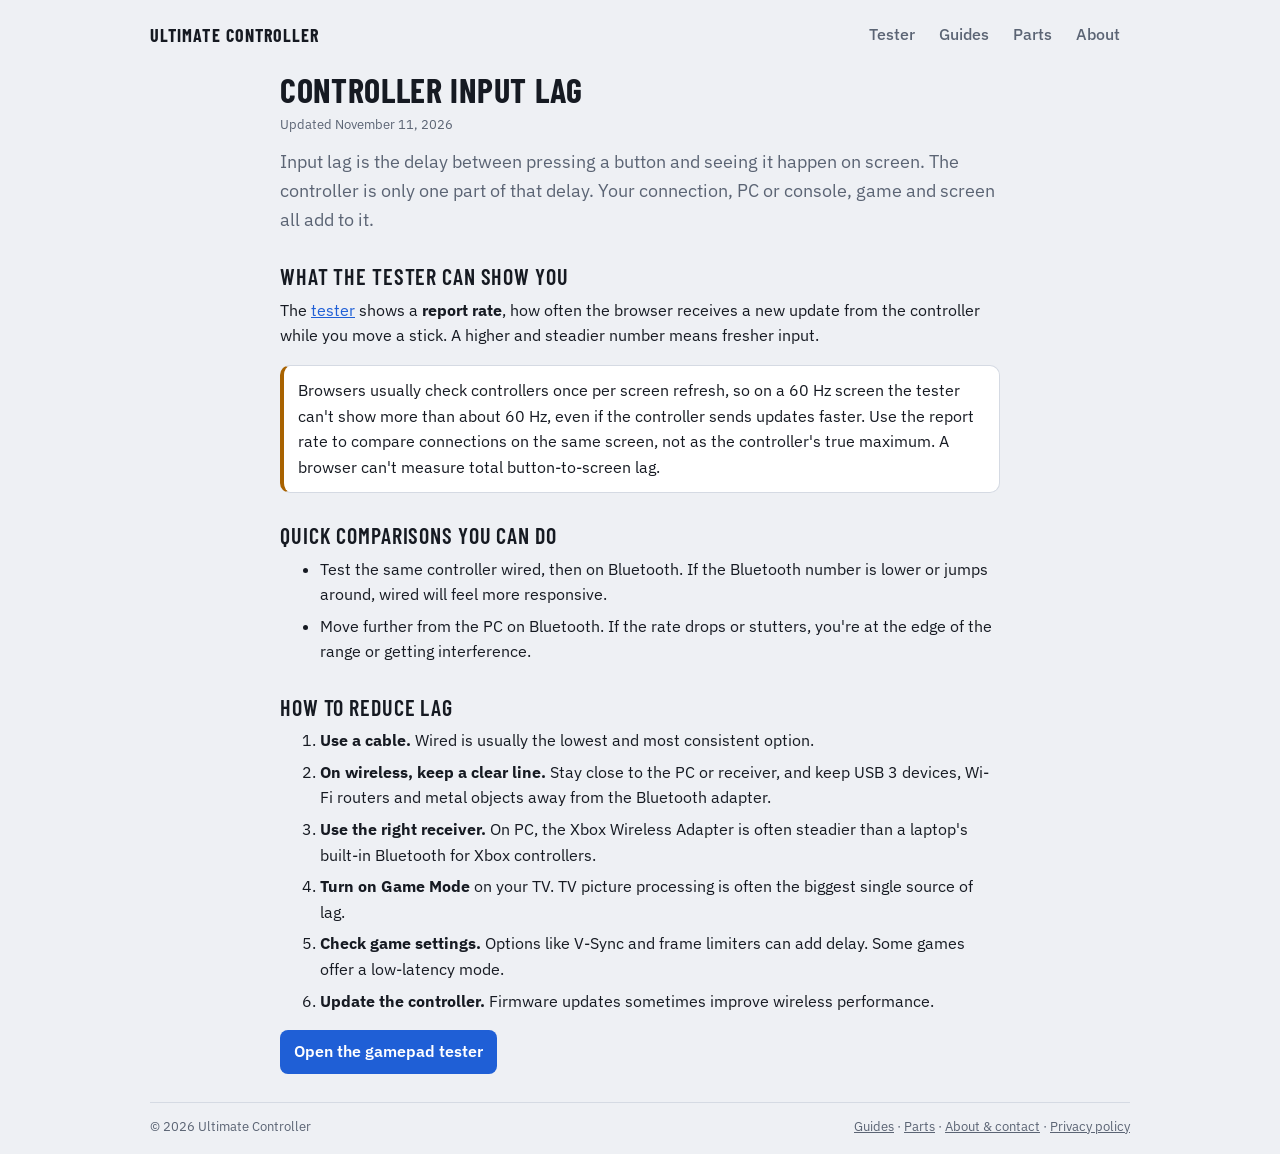
<file: controller-input-lag.html>
<!DOCTYPE html>
<html lang="en">
<head>
<meta charset="utf-8">
<meta name="viewport" content="width=device-width, initial-scale=1">
<title>Controller Input Lag: What You Can Test and How to Reduce It</title>
<meta name="description" content="What controller input lag is, what a browser tester can and can't measure, and practical ways to cut lag on PS5, PS4 and Xbox controllers.">
<link rel="canonical" href="https://ultimatecontroller.com/controller-input-lag.html">
<!-- Google AdSense -->
<script async src="https://pagead2.googlesyndication.com/pagead/js/adsbygoogle.js?client=ca-pub-1083294266156352" crossorigin="anonymous"></script>
<link rel="preconnect" href="https://fonts.googleapis.com">
<link href="https://fonts.googleapis.com/css2?family=Barlow+Condensed:wght@600;700&family=IBM+Plex+Mono:wght@400;500&family=IBM+Plex+Sans:wght@400;500;600&display=swap" rel="stylesheet">
<link rel="stylesheet" href="style.css">
</head>
<body>
<nav class="site-nav" aria-label="Site"><a class="brand" href="index.html">Ultimate&nbsp;Controller</a><div class="links"><a href="index.html">Tester</a><a href="guides.html">Guides</a><a href="parts.html">Parts</a><a href="about.html">About</a></div></nav>
<article>

<h1>Controller input lag</h1>
<p class="meta">Updated November 11, 2026</p>
<p class="lede">Input lag is the delay between pressing a button and seeing it happen on screen. The controller is only one part of that delay. Your connection, PC or console, game and screen all add to it.</p>

<h2>What the tester can show you</h2>
<p>The <a href="index.html">tester</a> shows a <b>report rate</b>, how often the browser receives a new update from the controller while you move a stick. A higher and steadier number means fresher input.</p>
<div class="callout warn">Browsers usually check controllers once per screen refresh, so on a 60 Hz screen the tester can't show more than about 60 Hz, even if the controller sends updates faster. Use the report rate to compare connections on the same screen, not as the controller's true maximum. A browser can't measure total button-to-screen lag.</div>

<h2>Quick comparisons you can do</h2>
<ul>
  <li>Test the same controller wired, then on Bluetooth. If the Bluetooth number is lower or jumps around, wired will feel more responsive.</li>
  <li>Move further from the PC on Bluetooth. If the rate drops or stutters, you're at the edge of the range or getting interference.</li>
</ul>

<h2>How to reduce lag</h2>
<ol>
  <li><b>Use a cable.</b> Wired is usually the lowest and most consistent option.</li>
  <li><b>On wireless, keep a clear line.</b> Stay close to the PC or receiver, and keep USB 3 devices, Wi-Fi routers and metal objects away from the Bluetooth adapter.</li>
  <li><b>Use the right receiver.</b> On PC, the Xbox Wireless Adapter is often steadier than a laptop's built-in Bluetooth for Xbox controllers.</li>
  <li><b>Turn on Game Mode</b> on your TV. TV picture processing is often the biggest single source of lag.</li>
  <li><b>Check game settings.</b> Options like V-Sync and frame limiters can add delay. Some games offer a low-latency mode.</li>
  <li><b>Update the controller.</b> Firmware updates sometimes improve wireless performance.</li>
</ol>
<p><a class="btn" href="index.html">Open the gamepad tester</a></p>

</article>
<footer class="site-foot"><span>&copy; 2026 Ultimate Controller</span><span><a href="guides.html">Guides</a> · <a href="parts.html">Parts</a> · <a href="about.html">About &amp; contact</a> · <a href="privacy.html">Privacy policy</a></span></footer>
</body>
</html>
</file>
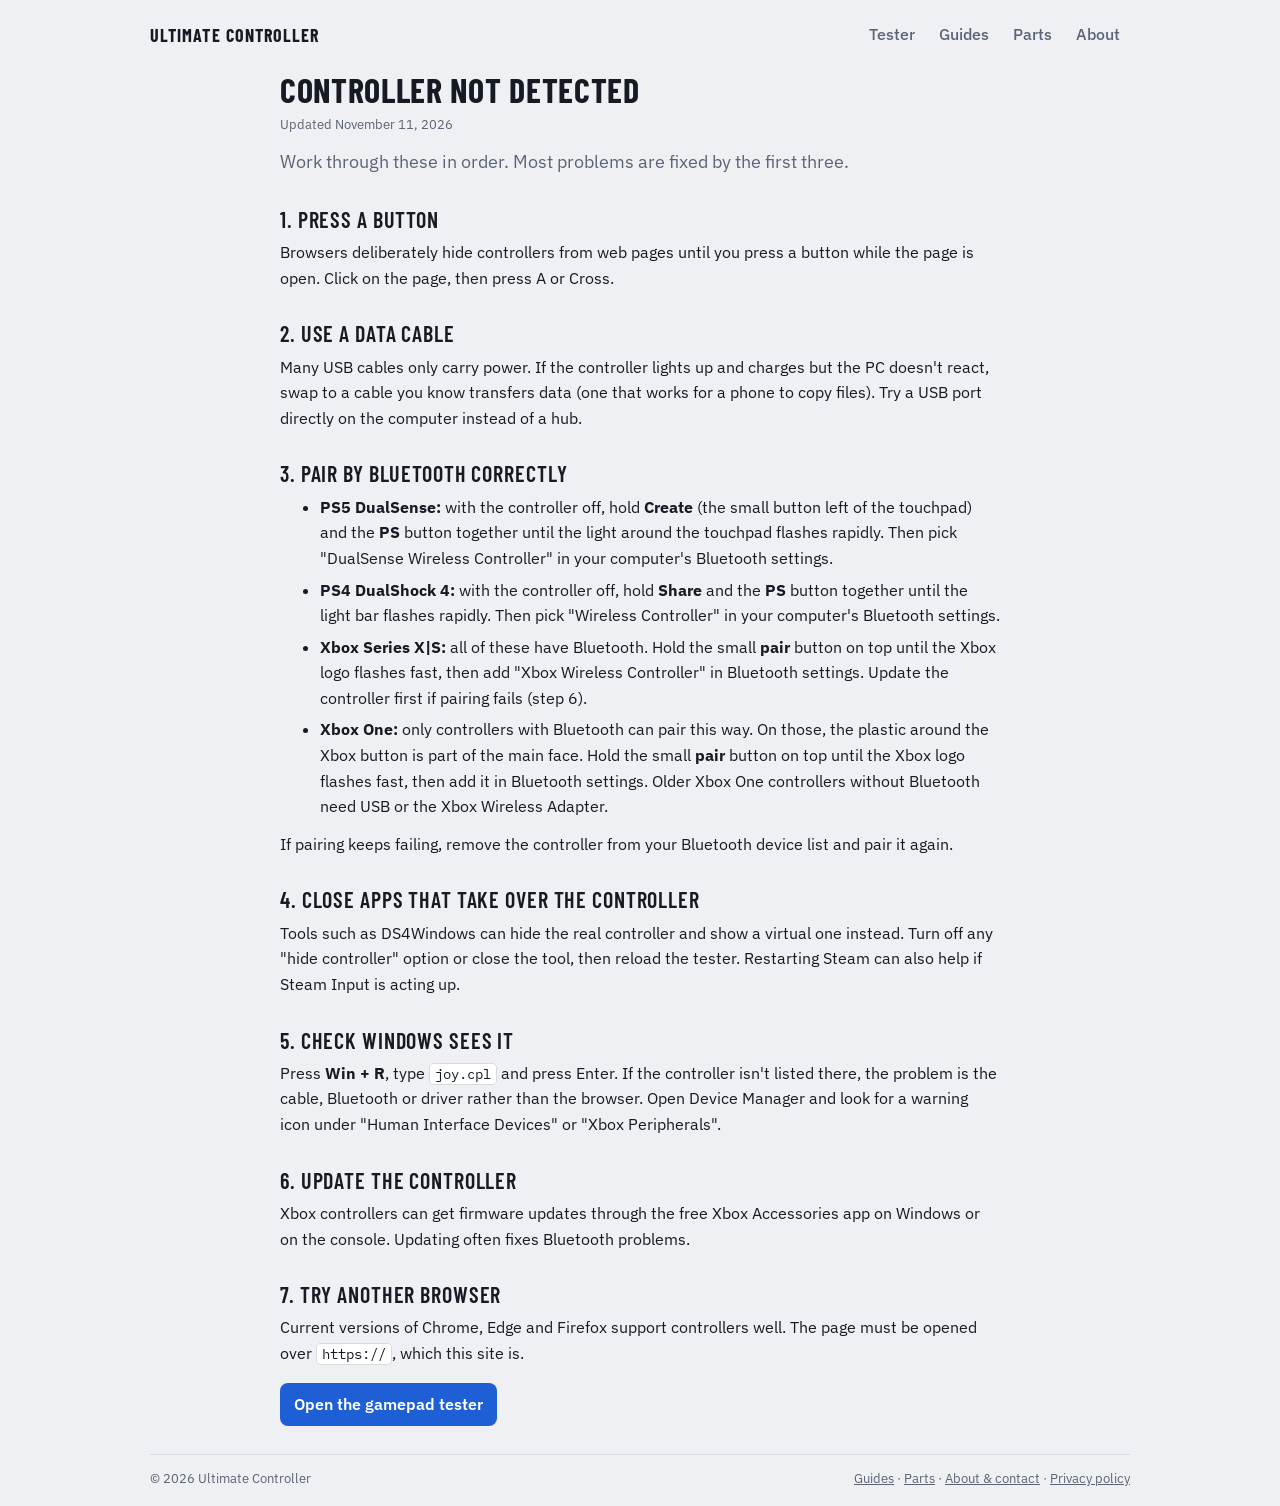
<file: controller-not-detected.html>
<!DOCTYPE html>
<html lang="en">
<head>
<meta charset="utf-8">
<meta name="viewport" content="width=device-width, initial-scale=1">
<title>Controller Not Detected? Fixes for PS5, PS4 and Xbox Controllers on PC</title>
<meta name="description" content="Your PlayStation or Xbox controller isn't showing up on PC or in the browser? Work through these checks: data cables, Bluetooth pairing, drivers and apps that hide the controller.">
<link rel="canonical" href="https://ultimatecontroller.com/controller-not-detected.html">
<!-- Google AdSense -->
<script async src="https://pagead2.googlesyndication.com/pagead/js/adsbygoogle.js?client=ca-pub-1083294266156352" crossorigin="anonymous"></script>
<link rel="preconnect" href="https://fonts.googleapis.com">
<link href="https://fonts.googleapis.com/css2?family=Barlow+Condensed:wght@600;700&family=IBM+Plex+Mono:wght@400;500&family=IBM+Plex+Sans:wght@400;500;600&display=swap" rel="stylesheet">
<link rel="stylesheet" href="style.css">
</head>
<body>
<nav class="site-nav" aria-label="Site"><a class="brand" href="index.html">Ultimate&nbsp;Controller</a><div class="links"><a href="index.html">Tester</a><a href="guides.html">Guides</a><a href="parts.html">Parts</a><a href="about.html">About</a></div></nav>
<article>

<h1>Controller not detected</h1>
<p class="meta">Updated November 11, 2026</p>
<p class="lede">Work through these in order. Most problems are fixed by the first three.</p>

<h2>1. Press a button</h2>
<p>Browsers deliberately hide controllers from web pages until you press a button while the page is open. Click on the page, then press A or Cross.</p>

<h2>2. Use a data cable</h2>
<p>Many USB cables only carry power. If the controller lights up and charges but the PC doesn't react, swap to a cable you know transfers data (one that works for a phone to copy files). Try a USB port directly on the computer instead of a hub.</p>

<h2>3. Pair by Bluetooth correctly</h2>
<ul>
  <li><b>PS5 DualSense:</b> with the controller off, hold <b>Create</b> (the small button left of the touchpad) and the <b>PS</b> button together until the light around the touchpad flashes rapidly. Then pick "DualSense Wireless Controller" in your computer's Bluetooth settings.</li>
  <li><b>PS4 DualShock 4:</b> with the controller off, hold <b>Share</b> and the <b>PS</b> button together until the light bar flashes rapidly. Then pick "Wireless Controller" in your computer's Bluetooth settings.</li>
  <li><b>Xbox Series X|S:</b> all of these have Bluetooth. Hold the small <b>pair</b> button on top until the Xbox logo flashes fast, then add "Xbox Wireless Controller" in Bluetooth settings. Update the controller first if pairing fails (step 6).</li>
  <li><b>Xbox One:</b> only controllers with Bluetooth can pair this way. On those, the plastic around the Xbox button is part of the main face. Hold the small <b>pair</b> button on top until the Xbox logo flashes fast, then add it in Bluetooth settings. Older Xbox One controllers without Bluetooth need USB or the Xbox Wireless Adapter.</li>
</ul>
<p>If pairing keeps failing, remove the controller from your Bluetooth device list and pair it again.</p>

<h2>4. Close apps that take over the controller</h2>
<p>Tools such as DS4Windows can hide the real controller and show a virtual one instead. Turn off any "hide controller" option or close the tool, then reload the tester. Restarting Steam can also help if Steam Input is acting up.</p>

<h2>5. Check Windows sees it</h2>
<p>Press <b>Win + R</b>, type <code>joy.cpl</code> and press Enter. If the controller isn't listed there, the problem is the cable, Bluetooth or driver rather than the browser. Open Device Manager and look for a warning icon under "Human Interface Devices" or "Xbox Peripherals".</p>

<h2>6. Update the controller</h2>
<p>Xbox controllers can get firmware updates through the free Xbox Accessories app on Windows or on the console. Updating often fixes Bluetooth problems.</p>

<h2>7. Try another browser</h2>
<p>Current versions of Chrome, Edge and Firefox support controllers well. The page must be opened over <code>https://</code>, which this site is.</p>

<p><a class="btn" href="index.html">Open the gamepad tester</a></p>

</article>
<footer class="site-foot"><span>&copy; 2026 Ultimate Controller</span><span><a href="guides.html">Guides</a> · <a href="parts.html">Parts</a> · <a href="about.html">About &amp; contact</a> · <a href="privacy.html">Privacy policy</a></span></footer>
</body>
</html>
</file>
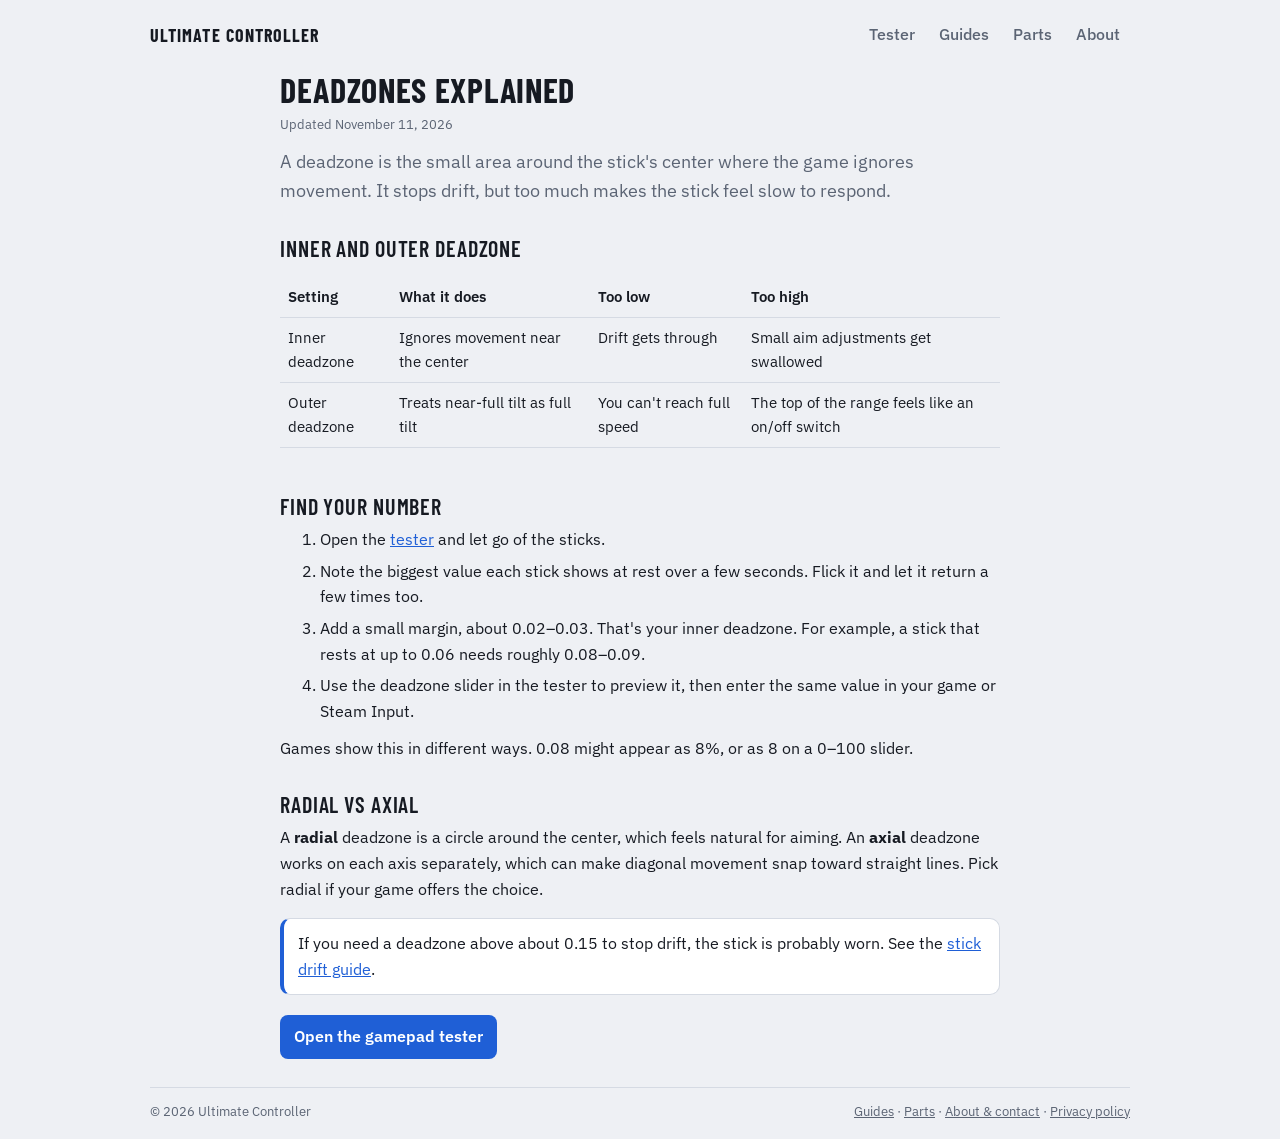
<file: deadzone-explained.html>
<!DOCTYPE html>
<html lang="en">
<head>
<meta charset="utf-8">
<meta name="viewport" content="width=device-width, initial-scale=1">
<title>Controller Deadzones Explained – How to Pick the Right Setting</title>
<meta name="description" content="What a stick deadzone is, inner versus outer deadzone, and a simple way to find the smallest deadzone that stops drift without making aiming feel sluggish.">
<link rel="canonical" href="https://ultimatecontroller.com/deadzone-explained.html">
<!-- Google AdSense -->
<script async src="https://pagead2.googlesyndication.com/pagead/js/adsbygoogle.js?client=ca-pub-1083294266156352" crossorigin="anonymous"></script>
<link rel="preconnect" href="https://fonts.googleapis.com">
<link href="https://fonts.googleapis.com/css2?family=Barlow+Condensed:wght@600;700&family=IBM+Plex+Mono:wght@400;500&family=IBM+Plex+Sans:wght@400;500;600&display=swap" rel="stylesheet">
<link rel="stylesheet" href="style.css">
</head>
<body>
<nav class="site-nav" aria-label="Site"><a class="brand" href="index.html">Ultimate&nbsp;Controller</a><div class="links"><a href="index.html">Tester</a><a href="guides.html">Guides</a><a href="parts.html">Parts</a><a href="about.html">About</a></div></nav>
<article>

<h1>Deadzones explained</h1>
<p class="meta">Updated November 11, 2026</p>
<p class="lede">A deadzone is the small area around the stick's center where the game ignores movement. It stops drift, but too much makes the stick feel slow to respond.</p>

<h2>Inner and outer deadzone</h2>
<div class="table-wrap"><table>
<tr><th>Setting</th><th>What it does</th><th>Too low</th><th>Too high</th></tr>
<tr><td>Inner deadzone</td><td>Ignores movement near the center</td><td>Drift gets through</td><td>Small aim adjustments get swallowed</td></tr>
<tr><td>Outer deadzone</td><td>Treats near-full tilt as full tilt</td><td>You can't reach full speed</td><td>The top of the range feels like an on/off switch</td></tr>
</table></div>

<h2>Find your number</h2>
<ol>
  <li>Open the <a href="index.html">tester</a> and let go of the sticks.</li>
  <li>Note the biggest value each stick shows at rest over a few seconds. Flick it and let it return a few times too.</li>
  <li>Add a small margin, about 0.02–0.03. That's your inner deadzone. For example, a stick that rests at up to 0.06 needs roughly 0.08–0.09.</li>
  <li>Use the deadzone slider in the tester to preview it, then enter the same value in your game or Steam Input.</li>
</ol>
<p>Games show this in different ways. 0.08 might appear as 8%, or as 8 on a 0–100 slider.</p>

<h2>Radial vs axial</h2>
<p>A <b>radial</b> deadzone is a circle around the center, which feels natural for aiming. An <b>axial</b> deadzone works on each axis separately, which can make diagonal movement snap toward straight lines. Pick radial if your game offers the choice.</p>

<div class="callout">If you need a deadzone above about 0.15 to stop drift, the stick is probably worn. See the <a href="stick-drift.html">stick drift guide</a>.</div>
<p><a class="btn" href="index.html">Open the gamepad tester</a></p>

</article>
<footer class="site-foot"><span>&copy; 2026 Ultimate Controller</span><span><a href="guides.html">Guides</a> · <a href="parts.html">Parts</a> · <a href="about.html">About &amp; contact</a> · <a href="privacy.html">Privacy policy</a></span></footer>
</body>
</html>
</file>
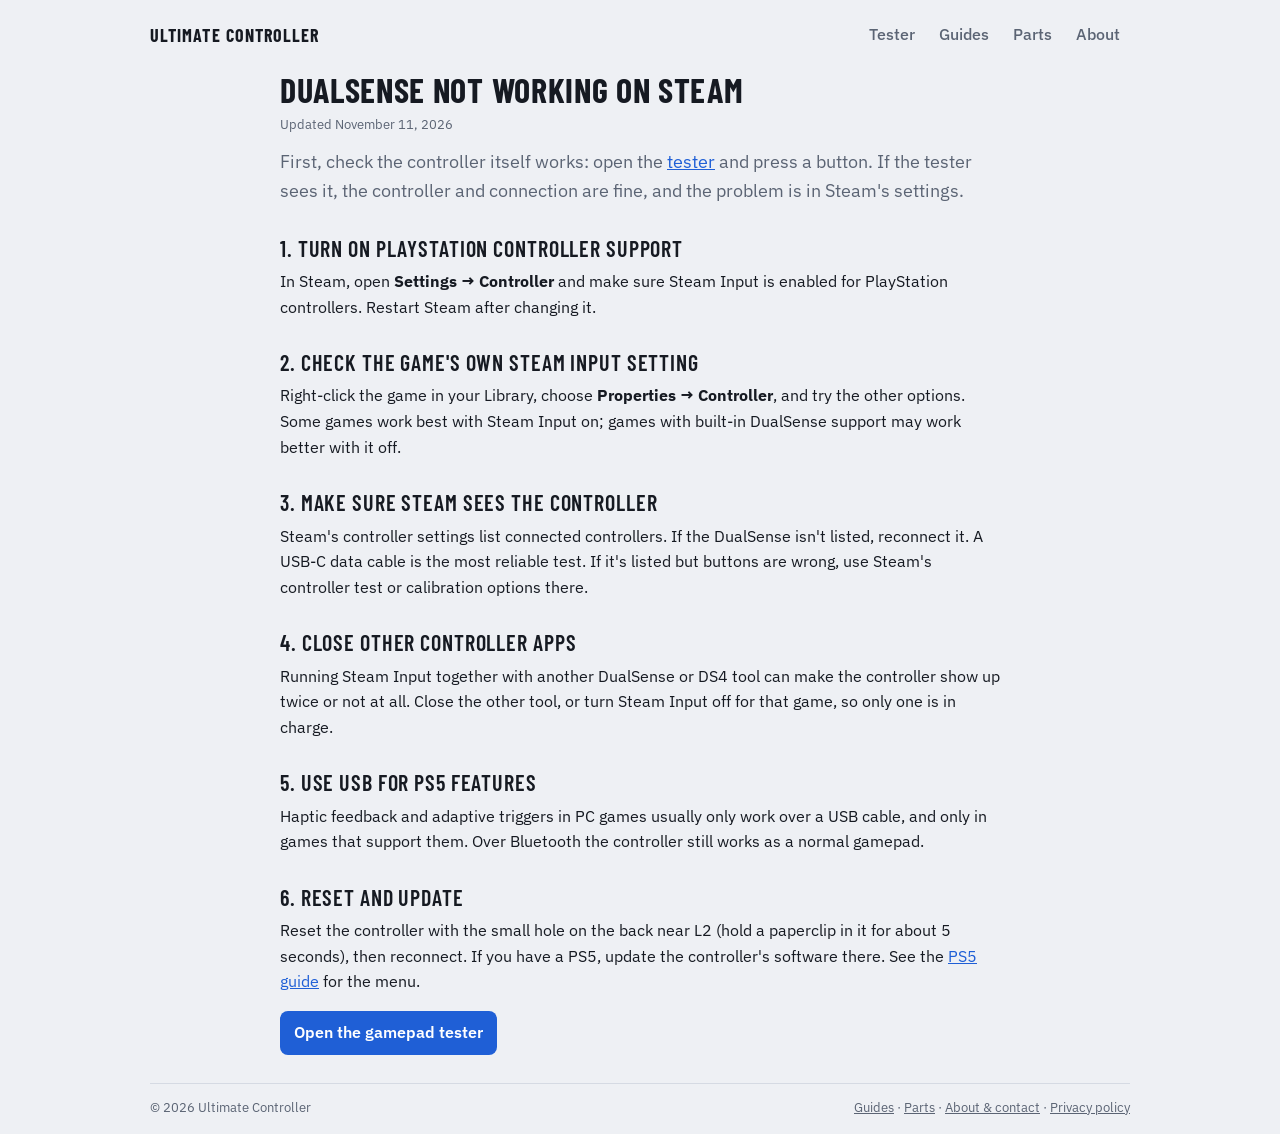
<file: dualsense-not-working-steam.html>
<!DOCTYPE html>
<html lang="en">
<head>
<meta charset="utf-8">
<meta name="viewport" content="width=device-width, initial-scale=1">
<title>DualSense Not Working on Steam? How to Fix PS5 Controller Problems on PC</title>
<meta name="description" content="Get a PS5 DualSense working in Steam: turn on PlayStation controller support, fix per-game Steam Input settings, clear conflicts with other controller apps, and check the connection.">
<link rel="canonical" href="https://ultimatecontroller.com/dualsense-not-working-steam.html">
<!-- Google AdSense -->
<script async src="https://pagead2.googlesyndication.com/pagead/js/adsbygoogle.js?client=ca-pub-1083294266156352" crossorigin="anonymous"></script>
<link rel="preconnect" href="https://fonts.googleapis.com">
<link href="https://fonts.googleapis.com/css2?family=Barlow+Condensed:wght@600;700&family=IBM+Plex+Mono:wght@400;500&family=IBM+Plex+Sans:wght@400;500;600&display=swap" rel="stylesheet">
<link rel="stylesheet" href="style.css">
</head>
<body>
<nav class="site-nav" aria-label="Site"><a class="brand" href="index.html">Ultimate&nbsp;Controller</a><div class="links"><a href="index.html">Tester</a><a href="guides.html">Guides</a><a href="parts.html">Parts</a><a href="about.html">About</a></div></nav>
<article>

<h1>DualSense not working on Steam</h1>
<p class="meta">Updated November 11, 2026</p>
<p class="lede">First, check the controller itself works: open the <a href="index.html">tester</a> and press a button. If the tester sees it, the controller and connection are fine, and the problem is in Steam's settings.</p>

<h2>1. Turn on PlayStation controller support</h2>
<p>In Steam, open <b>Settings → Controller</b> and make sure Steam Input is enabled for PlayStation controllers. Restart Steam after changing it.</p>

<h2>2. Check the game's own Steam Input setting</h2>
<p>Right-click the game in your Library, choose <b>Properties → Controller</b>, and try the other options. Some games work best with Steam Input on; games with built-in DualSense support may work better with it off.</p>

<h2>3. Make sure Steam sees the controller</h2>
<p>Steam's controller settings list connected controllers. If the DualSense isn't listed, reconnect it. A USB-C data cable is the most reliable test. If it's listed but buttons are wrong, use Steam's controller test or calibration options there.</p>

<h2>4. Close other controller apps</h2>
<p>Running Steam Input together with another DualSense or DS4 tool can make the controller show up twice or not at all. Close the other tool, or turn Steam Input off for that game, so only one is in charge.</p>

<h2>5. Use USB for PS5 features</h2>
<p>Haptic feedback and adaptive triggers in PC games usually only work over a USB cable, and only in games that support them. Over Bluetooth the controller still works as a normal gamepad.</p>

<h2>6. Reset and update</h2>
<p>Reset the controller with the small hole on the back near L2 (hold a paperclip in it for about 5 seconds), then reconnect. If you have a PS5, update the controller's software there. See the <a href="ps5-controller-drift.html">PS5 guide</a> for the menu.</p>
<p><a class="btn" href="index.html">Open the gamepad tester</a></p>

</article>
<footer class="site-foot"><span>&copy; 2026 Ultimate Controller</span><span><a href="guides.html">Guides</a> · <a href="parts.html">Parts</a> · <a href="about.html">About &amp; contact</a> · <a href="privacy.html">Privacy policy</a></span></footer>
</body>
</html>
</file>
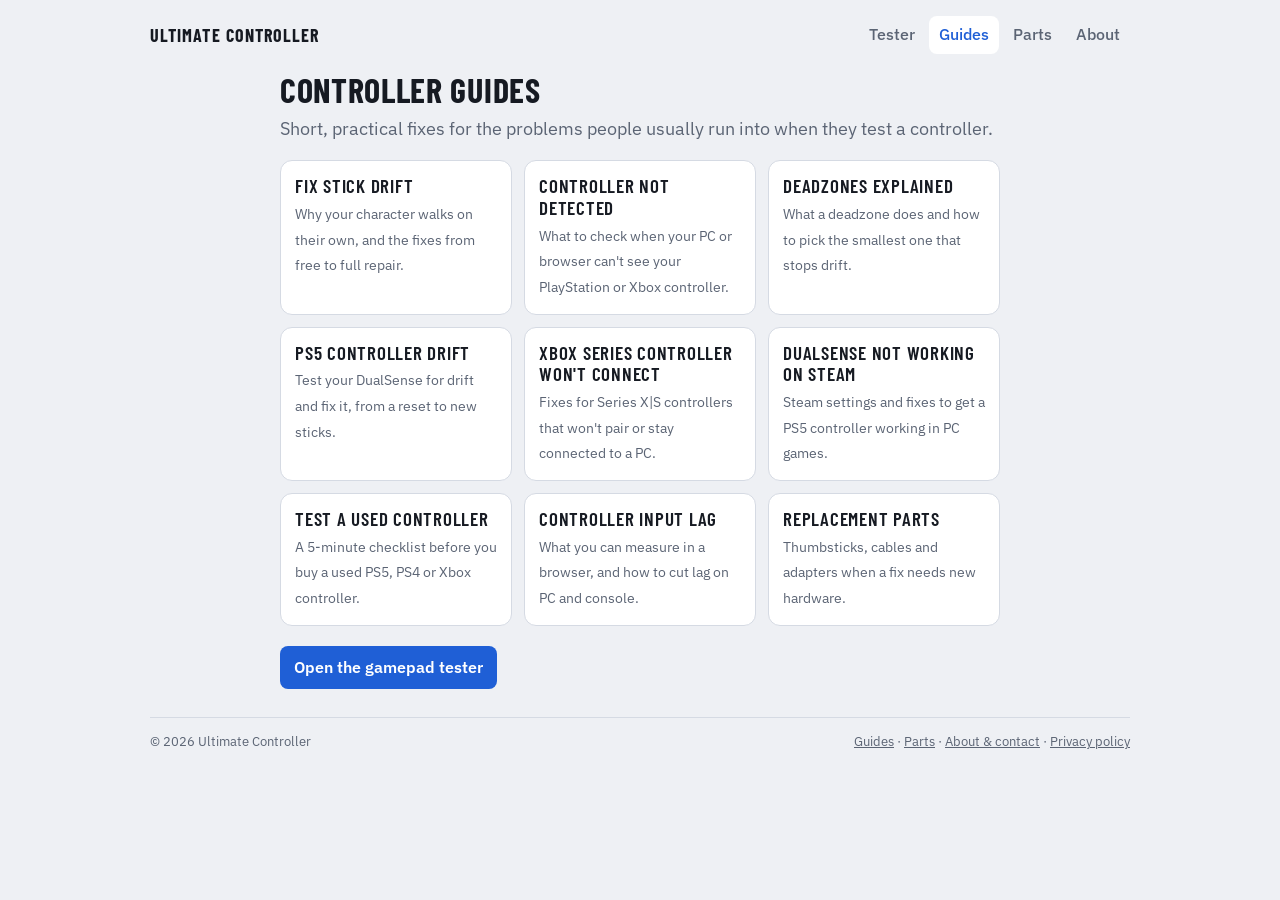
<file: guides.html>
<!DOCTYPE html>
<html lang="en">
<head>
<meta charset="utf-8">
<meta name="viewport" content="width=device-width, initial-scale=1">
<title>Controller Guides – Fix Drift, Detection and Deadzone Problems</title>
<meta name="description" content="Plain-English guides for fixing PS5, PS4 and Xbox controller problems: stick drift, controllers not detected on PC, and setting the right deadzone.">
<link rel="canonical" href="https://ultimatecontroller.com/guides.html">
<!-- Google AdSense -->
<script async src="https://pagead2.googlesyndication.com/pagead/js/adsbygoogle.js?client=ca-pub-1083294266156352" crossorigin="anonymous"></script>
<link rel="preconnect" href="https://fonts.googleapis.com">
<link href="https://fonts.googleapis.com/css2?family=Barlow+Condensed:wght@600;700&family=IBM+Plex+Mono:wght@400;500&family=IBM+Plex+Sans:wght@400;500;600&display=swap" rel="stylesheet">
<link rel="stylesheet" href="style.css">
</head>
<body>
<nav class="site-nav" aria-label="Site"><a class="brand" href="index.html">Ultimate&nbsp;Controller</a><div class="links"><a href="index.html">Tester</a><a href="guides.html" aria-current="page">Guides</a><a href="parts.html">Parts</a><a href="about.html">About</a></div></nav>
<article>

<h1>Controller guides</h1>
<p class="lede">Short, practical fixes for the problems people usually run into when they test a controller.</p>
<div class="cards">
  <a class="card" href="stick-drift.html"><b>Fix stick drift</b><span>Why your character walks on their own, and the fixes from free to full repair.</span></a>
  <a class="card" href="controller-not-detected.html"><b>Controller not detected</b><span>What to check when your PC or browser can't see your PlayStation or Xbox controller.</span></a>
  <a class="card" href="deadzone-explained.html"><b>Deadzones explained</b><span>What a deadzone does and how to pick the smallest one that stops drift.</span></a>
  <a class="card" href="ps5-controller-drift.html"><b>PS5 controller drift</b><span>Test your DualSense for drift and fix it, from a reset to new sticks.</span></a>
  <a class="card" href="xbox-series-controller-not-connecting-pc.html"><b>Xbox Series controller won't connect</b><span>Fixes for Series X|S controllers that won't pair or stay connected to a PC.</span></a>
  <a class="card" href="dualsense-not-working-steam.html"><b>DualSense not working on Steam</b><span>Steam settings and fixes to get a PS5 controller working in PC games.</span></a>
  <a class="card" href="test-used-controller.html"><b>Test a used controller</b><span>A 5-minute checklist before you buy a used PS5, PS4 or Xbox controller.</span></a>
  <a class="card" href="controller-input-lag.html"><b>Controller input lag</b><span>What you can measure in a browser, and how to cut lag on PC and console.</span></a>
  <a class="card" href="parts.html"><b>Replacement parts</b><span>Thumbsticks, cables and adapters when a fix needs new hardware.</span></a>
</div>
<p><a class="btn" href="index.html">Open the gamepad tester</a></p>

</article>
<footer class="site-foot"><span>&copy; 2026 Ultimate Controller</span><span><a href="guides.html">Guides</a> · <a href="parts.html">Parts</a> · <a href="about.html">About &amp; contact</a> · <a href="privacy.html">Privacy policy</a></span></footer>
</body>
</html>
</file>
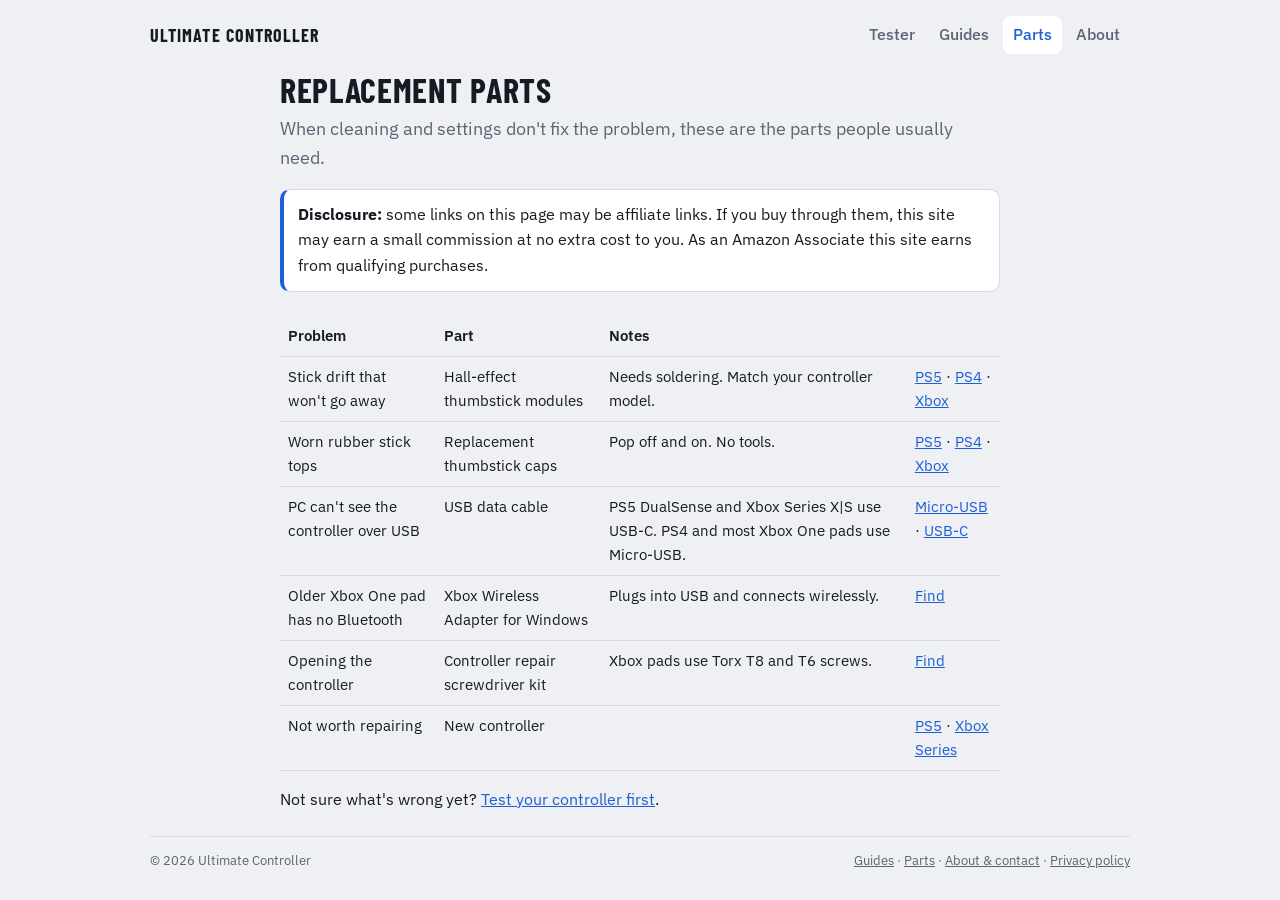
<file: parts.html>
<!DOCTYPE html>
<html lang="en">
<head>
<meta charset="utf-8">
<meta name="viewport" content="width=device-width, initial-scale=1">
<title>Controller Replacement Parts – Thumbsticks, Cables and Adapters</title>
<meta name="description" content="Parts that fix the most common PlayStation and Xbox controller problems: replacement and hall-effect thumbsticks, USB data cables, wireless adapters and new controllers.">
<link rel="canonical" href="https://ultimatecontroller.com/parts.html">
<!-- Google AdSense -->
<script async src="https://pagead2.googlesyndication.com/pagead/js/adsbygoogle.js?client=ca-pub-1083294266156352" crossorigin="anonymous"></script>
<link rel="preconnect" href="https://fonts.googleapis.com">
<link href="https://fonts.googleapis.com/css2?family=Barlow+Condensed:wght@600;700&family=IBM+Plex+Mono:wght@400;500&family=IBM+Plex+Sans:wght@400;500;600&display=swap" rel="stylesheet">
<link rel="stylesheet" href="style.css">
</head>
<body>
<nav class="site-nav" aria-label="Site"><a class="brand" href="index.html">Ultimate&nbsp;Controller</a><div class="links"><a href="index.html">Tester</a><a href="guides.html">Guides</a><a href="parts.html" aria-current="page">Parts</a><a href="about.html">About</a></div></nav>
<article>

<h1>Replacement parts</h1>
<p class="lede">When cleaning and settings don't fix the problem, these are the parts people usually need.</p>
<div class="callout"><b>Disclosure:</b> some links on this page may be affiliate links. If you buy through them, this site may earn a small commission at no extra cost to you. As an Amazon Associate this site earns from qualifying purchases.</div>

<div class="table-wrap"><table>
<tr><th>Problem</th><th>Part</th><th>Notes</th><th></th></tr>
<tr><td>Stick drift that won't go away</td><td>Hall-effect thumbstick modules</td><td>Needs soldering. Match your controller model.</td><td><a class="aff" data-q="hall effect joystick replacement ps5 dualsense" href="#">PS5</a> · <a class="aff" data-q="hall effect joystick replacement ps4 controller" href="#">PS4</a> · <a class="aff" data-q="hall effect joystick replacement xbox one controller" href="#">Xbox</a></td></tr>
<tr><td>Worn rubber stick tops</td><td>Replacement thumbstick caps</td><td>Pop off and on. No tools.</td><td><a class="aff" data-q="ps5 dualsense thumbstick caps replacement" href="#">PS5</a> · <a class="aff" data-q="ps4 controller thumbstick caps replacement" href="#">PS4</a> · <a class="aff" data-q="xbox one controller thumbstick caps replacement" href="#">Xbox</a></td></tr>
<tr><td>PC can't see the controller over USB</td><td>USB data cable</td><td>PS5 DualSense and Xbox Series X|S use USB-C. PS4 and most Xbox One pads use Micro-USB.</td><td><a class="aff" data-q="micro usb data cable 10ft" href="#">Micro-USB</a> · <a class="aff" data-q="usb c data cable 10ft" href="#">USB-C</a></td></tr>
<tr><td>Older Xbox One pad has no Bluetooth</td><td>Xbox Wireless Adapter for Windows</td><td>Plugs into USB and connects wirelessly.</td><td><a class="aff" data-q="xbox wireless adapter for windows" href="#">Find</a></td></tr>
<tr><td>Opening the controller</td><td>Controller repair screwdriver kit</td><td>Xbox pads use Torx T8 and T6 screws.</td><td><a class="aff" data-q="controller repair screwdriver kit torx t8 t6" href="#">Find</a></td></tr>
<tr><td>Not worth repairing</td><td>New controller</td><td></td><td><a class="aff" data-q="ps5 dualsense controller" href="#">PS5</a> · <a class="aff" data-q="xbox series x wireless controller" href="#">Xbox Series</a></td></tr>
</table></div>
<p>Not sure what's wrong yet? <a href="index.html">Test your controller first</a>.</p>

<script>
// AMAZON: paste your Amazon Associates tracking ID between the quotes, e.g. "yourname-20"
const AMAZON_TAG = "";
document.querySelectorAll("a.aff").forEach(a => {
  let url = "https://www.amazon.com/s?k=" + encodeURIComponent(a.dataset.q);
  if (AMAZON_TAG) url += "&tag=" + encodeURIComponent(AMAZON_TAG);
  a.href = url;
  a.target = "_blank";
  a.rel = "sponsored noopener";
});
</script>

</article>
<footer class="site-foot"><span>&copy; 2026 Ultimate Controller</span><span><a href="guides.html">Guides</a> · <a href="parts.html">Parts</a> · <a href="about.html">About &amp; contact</a> · <a href="privacy.html">Privacy policy</a></span></footer>
</body>
</html>
</file>
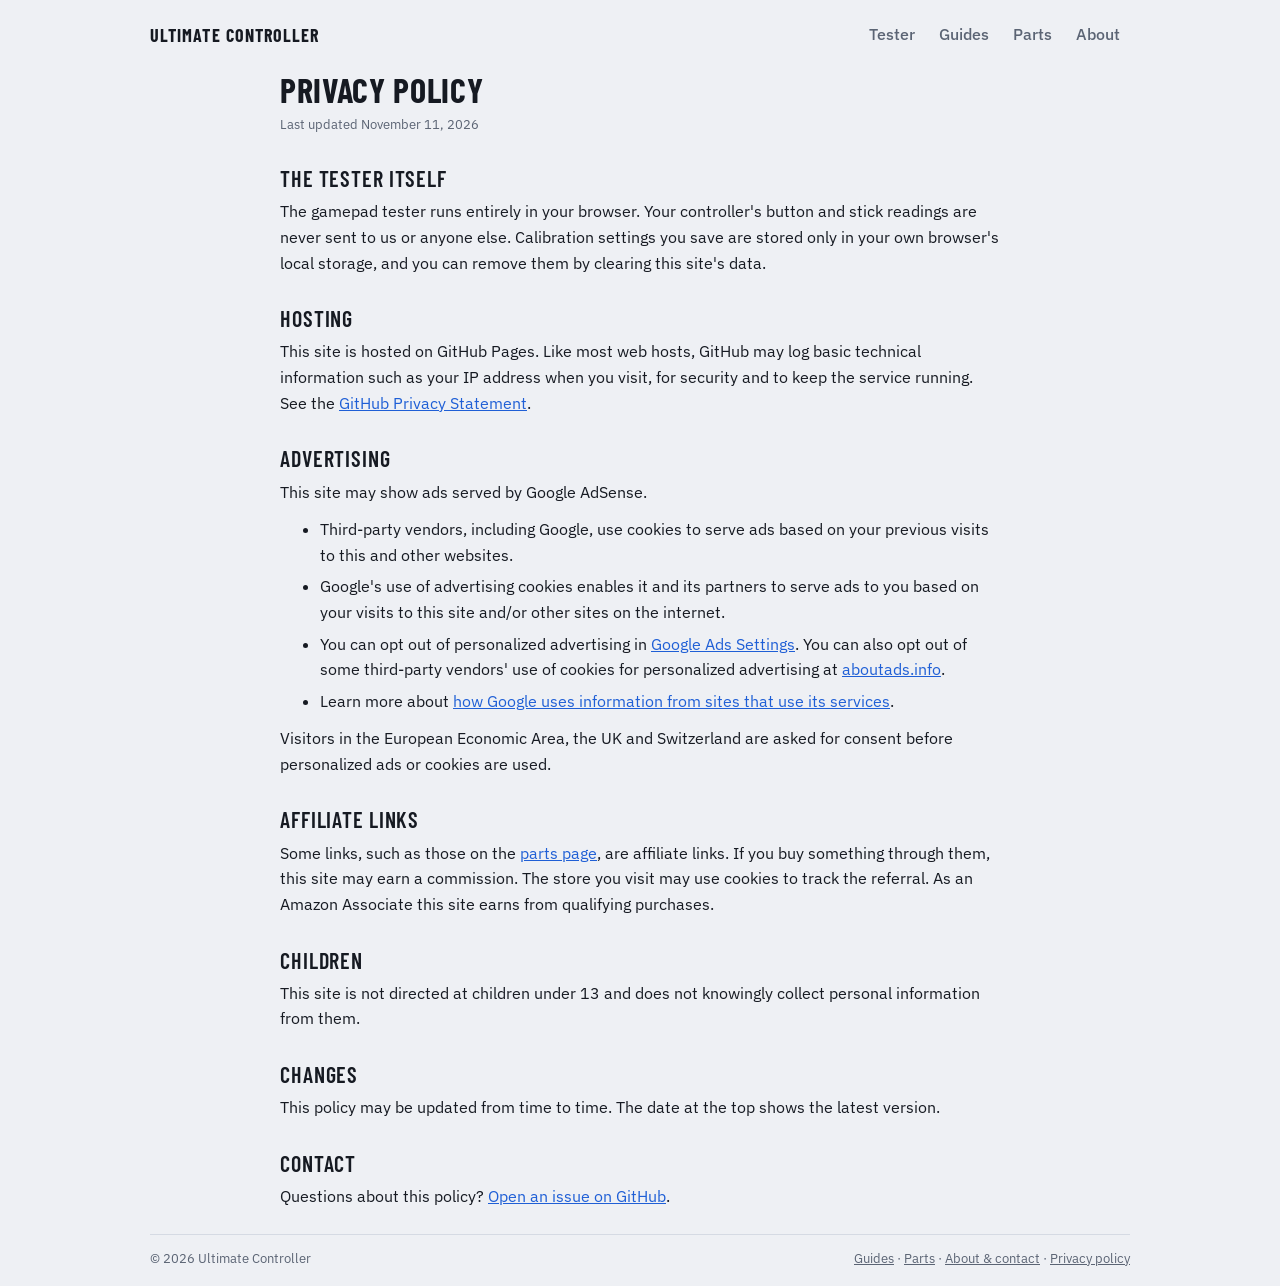
<file: privacy.html>
<!DOCTYPE html>
<html lang="en">
<head>
<meta charset="utf-8">
<meta name="viewport" content="width=device-width, initial-scale=1">
<title>Privacy Policy – Ultimate Controller</title>
<meta name="description" content="Privacy policy for Gamepad Tester: what data the tester uses, cookies, advertising and affiliate links.">
<link rel="canonical" href="https://ultimatecontroller.com/privacy.html">
<!-- Google AdSense -->
<script async src="https://pagead2.googlesyndication.com/pagead/js/adsbygoogle.js?client=ca-pub-1083294266156352" crossorigin="anonymous"></script>
<link rel="preconnect" href="https://fonts.googleapis.com">
<link href="https://fonts.googleapis.com/css2?family=Barlow+Condensed:wght@600;700&family=IBM+Plex+Mono:wght@400;500&family=IBM+Plex+Sans:wght@400;500;600&display=swap" rel="stylesheet">
<link rel="stylesheet" href="style.css">
</head>
<body>
<nav class="site-nav" aria-label="Site"><a class="brand" href="index.html">Ultimate&nbsp;Controller</a><div class="links"><a href="index.html">Tester</a><a href="guides.html">Guides</a><a href="parts.html">Parts</a><a href="about.html">About</a></div></nav>
<article>

<h1>Privacy policy</h1>
<p class="meta">Last updated November 11, 2026</p>

<h2>The tester itself</h2>
<p>The gamepad tester runs entirely in your browser. Your controller's button and stick readings are never sent to us or anyone else. Calibration settings you save are stored only in your own browser's local storage, and you can remove them by clearing this site's data.</p>

<h2>Hosting</h2>
<p>This site is hosted on GitHub Pages. Like most web hosts, GitHub may log basic technical information such as your IP address when you visit, for security and to keep the service running. See the <a href="https://docs.github.com/en/site-policy/privacy-policies/github-general-privacy-statement">GitHub Privacy Statement</a>.</p>

<h2>Advertising</h2>
<p>This site may show ads served by Google AdSense.</p>
<ul>
  <li>Third-party vendors, including Google, use cookies to serve ads based on your previous visits to this and other websites.</li>
  <li>Google's use of advertising cookies enables it and its partners to serve ads to you based on your visits to this site and/or other sites on the internet.</li>
  <li>You can opt out of personalized advertising in <a href="https://adssettings.google.com">Google Ads Settings</a>. You can also opt out of some third-party vendors' use of cookies for personalized advertising at <a href="https://www.aboutads.info/choices/">aboutads.info</a>.</li>
  <li>Learn more about <a href="https://policies.google.com/technologies/partner-sites">how Google uses information from sites that use its services</a>.</li>
</ul>
<p>Visitors in the European Economic Area, the UK and Switzerland are asked for consent before personalized ads or cookies are used.</p>

<h2>Affiliate links</h2>
<p>Some links, such as those on the <a href="parts.html">parts page</a>, are affiliate links. If you buy something through them, this site may earn a commission. The store you visit may use cookies to track the referral. As an Amazon Associate this site earns from qualifying purchases.</p>

<h2>Children</h2>
<p>This site is not directed at children under 13 and does not knowingly collect personal information from them.</p>

<h2>Changes</h2>
<p>This policy may be updated from time to time. The date at the top shows the latest version.</p>

<h2>Contact</h2>
<p>Questions about this policy? <a href="https://github.com/jamminyammin2429-sketch/gamepad-tester/issues">Open an issue on GitHub</a>.</p>

</article>
<footer class="site-foot"><span>&copy; 2026 Ultimate Controller</span><span><a href="guides.html">Guides</a> · <a href="parts.html">Parts</a> · <a href="about.html">About &amp; contact</a> · <a href="privacy.html">Privacy policy</a></span></footer>
</body>
</html>
</file>
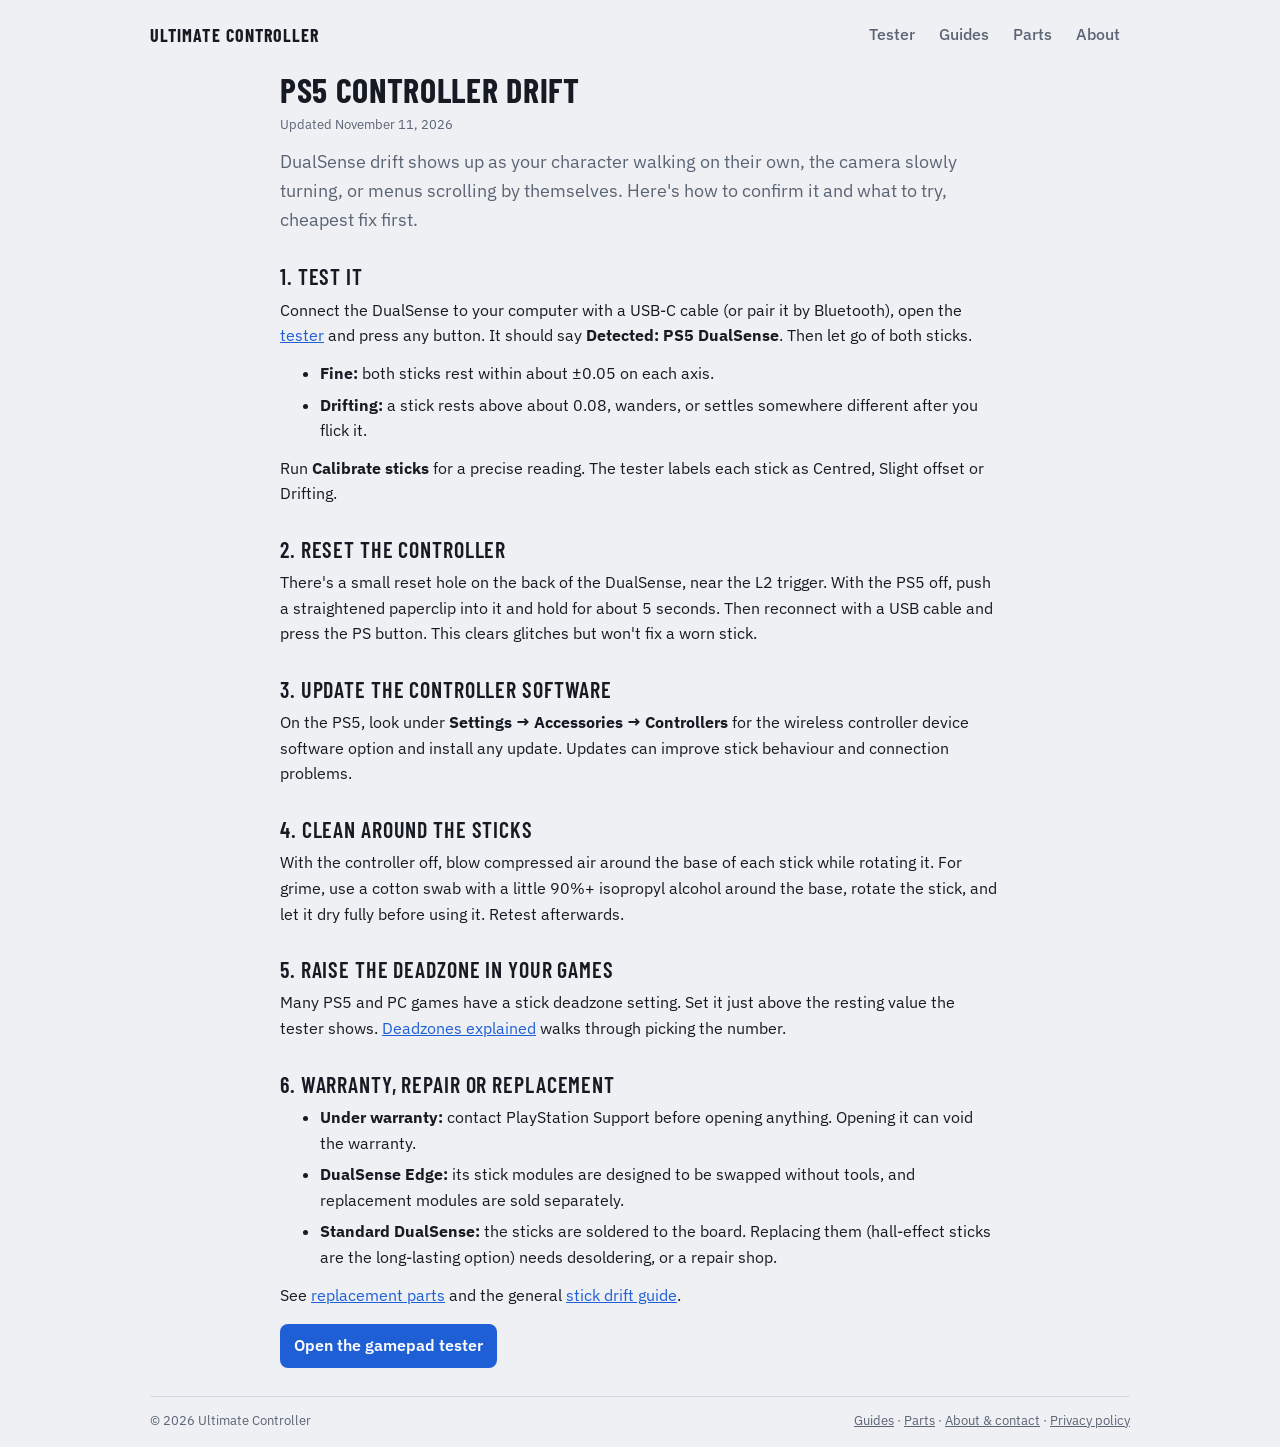
<file: ps5-controller-drift.html>
<!DOCTYPE html>
<html lang="en">
<head>
<meta charset="utf-8">
<meta name="viewport" content="width=device-width, initial-scale=1">
<title>PS5 Controller Drift: How to Test and Fix DualSense Stick Drift</title>
<meta name="description" content="Is your PS5 DualSense drifting? Test it in your browser, then work through the fixes: reset, update, clean, deadzone settings, warranty and stick replacement.">
<link rel="canonical" href="https://ultimatecontroller.com/ps5-controller-drift.html">
<!-- Google AdSense -->
<script async src="https://pagead2.googlesyndication.com/pagead/js/adsbygoogle.js?client=ca-pub-1083294266156352" crossorigin="anonymous"></script>
<link rel="preconnect" href="https://fonts.googleapis.com">
<link href="https://fonts.googleapis.com/css2?family=Barlow+Condensed:wght@600;700&family=IBM+Plex+Mono:wght@400;500&family=IBM+Plex+Sans:wght@400;500;600&display=swap" rel="stylesheet">
<link rel="stylesheet" href="style.css">
</head>
<body>
<nav class="site-nav" aria-label="Site"><a class="brand" href="index.html">Ultimate&nbsp;Controller</a><div class="links"><a href="index.html">Tester</a><a href="guides.html">Guides</a><a href="parts.html">Parts</a><a href="about.html">About</a></div></nav>
<article>

<h1>PS5 controller drift</h1>
<p class="meta">Updated November 11, 2026</p>
<p class="lede">DualSense drift shows up as your character walking on their own, the camera slowly turning, or menus scrolling by themselves. Here's how to confirm it and what to try, cheapest fix first.</p>

<h2>1. Test it</h2>
<p>Connect the DualSense to your computer with a USB-C cable (or pair it by Bluetooth), open the <a href="index.html">tester</a> and press any button. It should say <b>Detected: PS5 DualSense</b>. Then let go of both sticks.</p>
<ul>
  <li><b>Fine:</b> both sticks rest within about ±0.05 on each axis.</li>
  <li><b>Drifting:</b> a stick rests above about 0.08, wanders, or settles somewhere different after you flick it.</li>
</ul>
<p>Run <b>Calibrate sticks</b> for a precise reading. The tester labels each stick as Centred, Slight offset or Drifting.</p>

<h2>2. Reset the controller</h2>
<p>There's a small reset hole on the back of the DualSense, near the L2 trigger. With the PS5 off, push a straightened paperclip into it and hold for about 5 seconds. Then reconnect with a USB cable and press the PS button. This clears glitches but won't fix a worn stick.</p>

<h2>3. Update the controller software</h2>
<p>On the PS5, look under <b>Settings → Accessories → Controllers</b> for the wireless controller device software option and install any update. Updates can improve stick behaviour and connection problems.</p>

<h2>4. Clean around the sticks</h2>
<p>With the controller off, blow compressed air around the base of each stick while rotating it. For grime, use a cotton swab with a little 90%+ isopropyl alcohol around the base, rotate the stick, and let it dry fully before using it. Retest afterwards.</p>

<h2>5. Raise the deadzone in your games</h2>
<p>Many PS5 and PC games have a stick deadzone setting. Set it just above the resting value the tester shows. <a href="deadzone-explained.html">Deadzones explained</a> walks through picking the number.</p>

<h2>6. Warranty, repair or replacement</h2>
<ul>
  <li><b>Under warranty:</b> contact PlayStation Support before opening anything. Opening it can void the warranty.</li>
  <li><b>DualSense Edge:</b> its stick modules are designed to be swapped without tools, and replacement modules are sold separately.</li>
  <li><b>Standard DualSense:</b> the sticks are soldered to the board. Replacing them (hall-effect sticks are the long-lasting option) needs desoldering, or a repair shop.</li>
</ul>
<p>See <a href="parts.html">replacement parts</a> and the general <a href="stick-drift.html">stick drift guide</a>.</p>
<p><a class="btn" href="index.html">Open the gamepad tester</a></p>

</article>
<footer class="site-foot"><span>&copy; 2026 Ultimate Controller</span><span><a href="guides.html">Guides</a> · <a href="parts.html">Parts</a> · <a href="about.html">About &amp; contact</a> · <a href="privacy.html">Privacy policy</a></span></footer>
</body>
</html>
</file>
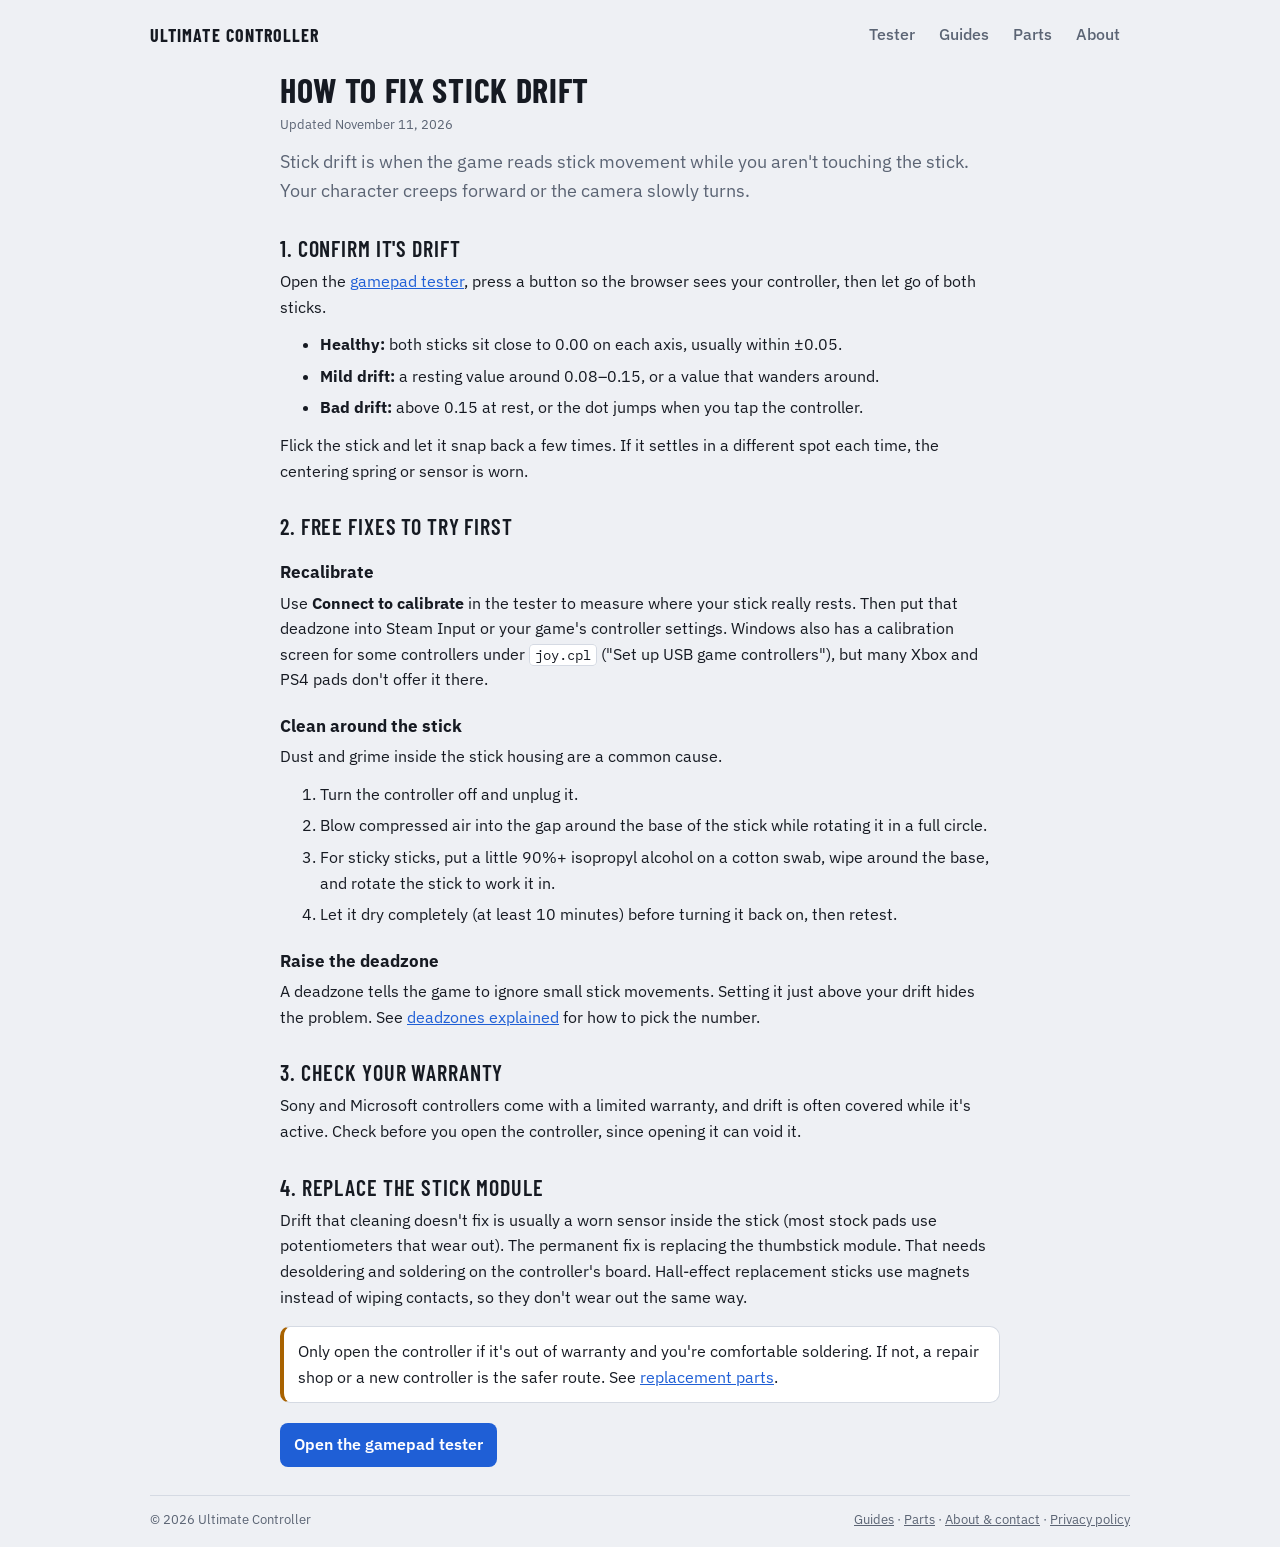
<file: stick-drift.html>
<!DOCTYPE html>
<html lang="en">
<head>
<meta charset="utf-8">
<meta name="viewport" content="width=device-width, initial-scale=1">
<title>How to Fix Stick Drift on PS5, PS4 and Xbox Controllers</title>
<meta name="description" content="Test for stick drift, then fix it: recalibrate, clean the stick, raise the deadzone, or replace the thumbstick module. Works for DualSense, DualShock 4, Xbox Series X|S and Xbox One controllers.">
<link rel="canonical" href="https://ultimatecontroller.com/stick-drift.html">
<!-- Google AdSense -->
<script async src="https://pagead2.googlesyndication.com/pagead/js/adsbygoogle.js?client=ca-pub-1083294266156352" crossorigin="anonymous"></script>
<link rel="preconnect" href="https://fonts.googleapis.com">
<link href="https://fonts.googleapis.com/css2?family=Barlow+Condensed:wght@600;700&family=IBM+Plex+Mono:wght@400;500&family=IBM+Plex+Sans:wght@400;500;600&display=swap" rel="stylesheet">
<link rel="stylesheet" href="style.css">
</head>
<body>
<nav class="site-nav" aria-label="Site"><a class="brand" href="index.html">Ultimate&nbsp;Controller</a><div class="links"><a href="index.html">Tester</a><a href="guides.html">Guides</a><a href="parts.html">Parts</a><a href="about.html">About</a></div></nav>
<article>

<h1>How to fix stick drift</h1>
<p class="meta">Updated November 11, 2026</p>
<p class="lede">Stick drift is when the game reads stick movement while you aren't touching the stick. Your character creeps forward or the camera slowly turns.</p>

<h2>1. Confirm it's drift</h2>
<p>Open the <a href="index.html">gamepad tester</a>, press a button so the browser sees your controller, then let go of both sticks.</p>
<ul>
  <li><b>Healthy:</b> both sticks sit close to 0.00 on each axis, usually within ±0.05.</li>
  <li><b>Mild drift:</b> a resting value around 0.08–0.15, or a value that wanders around.</li>
  <li><b>Bad drift:</b> above 0.15 at rest, or the dot jumps when you tap the controller.</li>
</ul>
<p>Flick the stick and let it snap back a few times. If it settles in a different spot each time, the centering spring or sensor is worn.</p>

<h2>2. Free fixes to try first</h2>
<h3>Recalibrate</h3>
<p>Use <b>Connect to calibrate</b> in the tester to measure where your stick really rests. Then put that deadzone into Steam Input or your game's controller settings. Windows also has a calibration screen for some controllers under <code>joy.cpl</code> ("Set up USB game controllers"), but many Xbox and PS4 pads don't offer it there.</p>
<h3>Clean around the stick</h3>
<p>Dust and grime inside the stick housing are a common cause.</p>
<ol>
  <li>Turn the controller off and unplug it.</li>
  <li>Blow compressed air into the gap around the base of the stick while rotating it in a full circle.</li>
  <li>For sticky sticks, put a little 90%+ isopropyl alcohol on a cotton swab, wipe around the base, and rotate the stick to work it in.</li>
  <li>Let it dry completely (at least 10 minutes) before turning it back on, then retest.</li>
</ol>
<h3>Raise the deadzone</h3>
<p>A deadzone tells the game to ignore small stick movements. Setting it just above your drift hides the problem. See <a href="deadzone-explained.html">deadzones explained</a> for how to pick the number.</p>

<h2>3. Check your warranty</h2>
<p>Sony and Microsoft controllers come with a limited warranty, and drift is often covered while it's active. Check before you open the controller, since opening it can void it.</p>

<h2>4. Replace the stick module</h2>
<p>Drift that cleaning doesn't fix is usually a worn sensor inside the stick (most stock pads use potentiometers that wear out). The permanent fix is replacing the thumbstick module. That needs desoldering and soldering on the controller's board. Hall-effect replacement sticks use magnets instead of wiping contacts, so they don't wear out the same way.</p>
<div class="callout warn">Only open the controller if it's out of warranty and you're comfortable soldering. If not, a repair shop or a new controller is the safer route. See <a href="parts.html">replacement parts</a>.</div>

<p><a class="btn" href="index.html">Open the gamepad tester</a></p>

</article>
<footer class="site-foot"><span>&copy; 2026 Ultimate Controller</span><span><a href="guides.html">Guides</a> · <a href="parts.html">Parts</a> · <a href="about.html">About &amp; contact</a> · <a href="privacy.html">Privacy policy</a></span></footer>
</body>
</html>
</file>
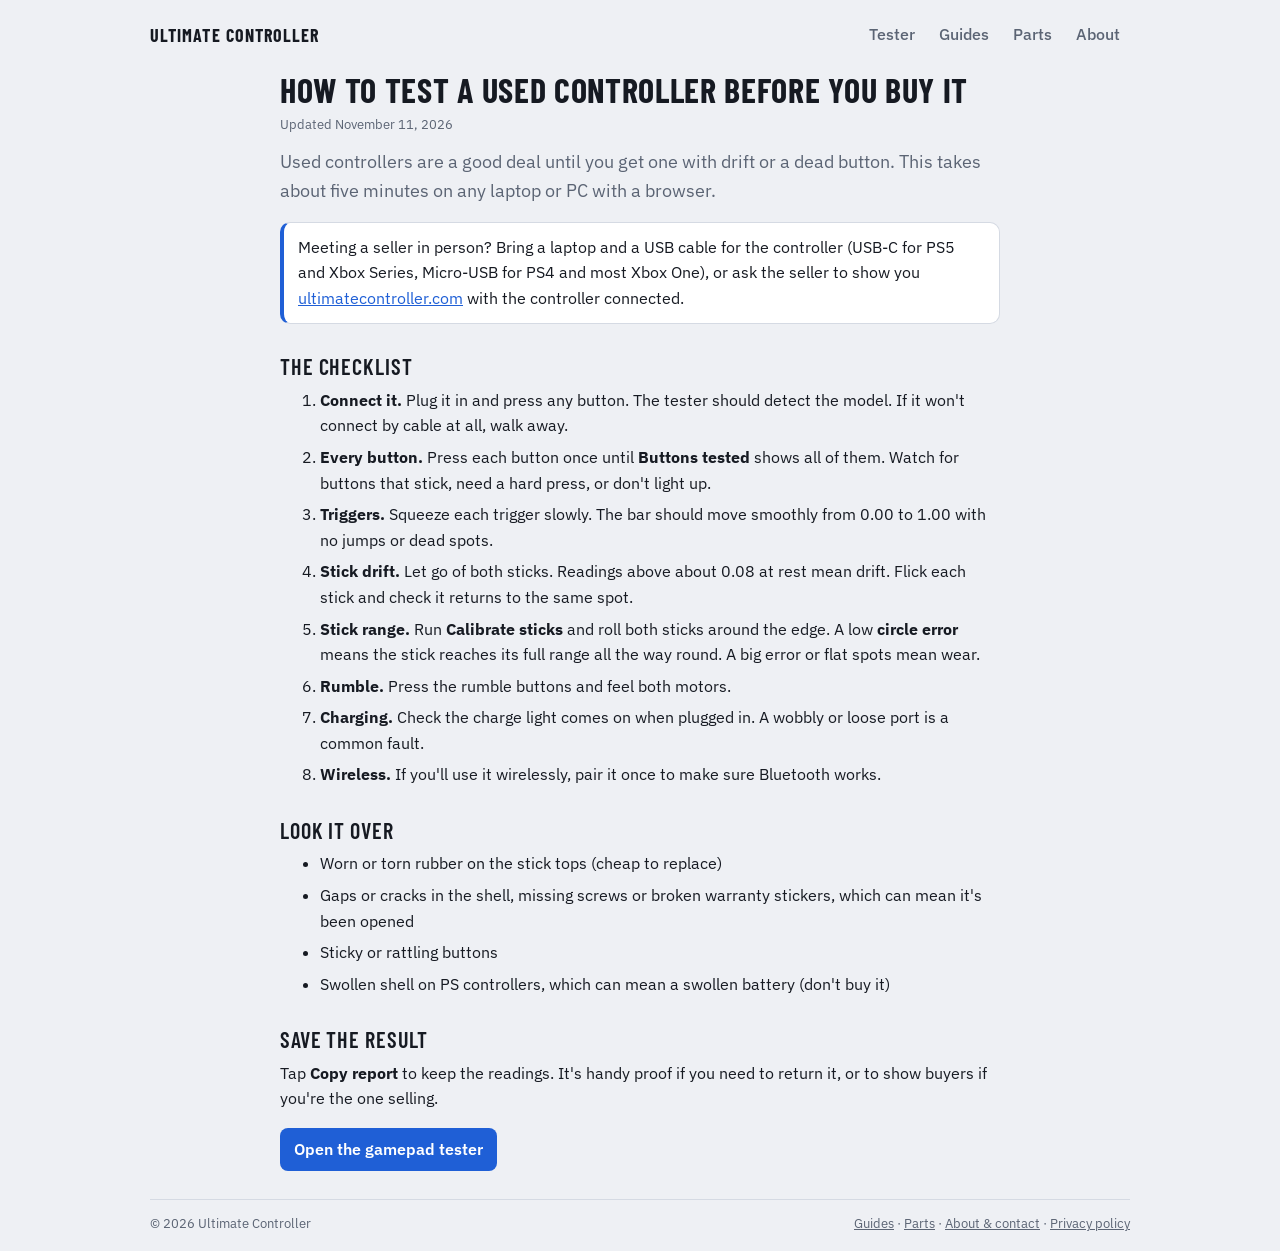
<file: test-used-controller.html>
<!DOCTYPE html>
<html lang="en">
<head>
<meta charset="utf-8">
<meta name="viewport" content="width=device-width, initial-scale=1">
<title>How to Test a Used Controller Before You Buy It (PS5, PS4, Xbox)</title>
<meta name="description" content="A checklist for testing a used PS5, PS4 or Xbox controller before buying: buttons, triggers, stick drift, stick range, rumble, charging and physical condition.">
<link rel="canonical" href="https://ultimatecontroller.com/test-used-controller.html">
<!-- Google AdSense -->
<script async src="https://pagead2.googlesyndication.com/pagead/js/adsbygoogle.js?client=ca-pub-1083294266156352" crossorigin="anonymous"></script>
<link rel="preconnect" href="https://fonts.googleapis.com">
<link href="https://fonts.googleapis.com/css2?family=Barlow+Condensed:wght@600;700&family=IBM+Plex+Mono:wght@400;500&family=IBM+Plex+Sans:wght@400;500;600&display=swap" rel="stylesheet">
<link rel="stylesheet" href="style.css">
</head>
<body>
<nav class="site-nav" aria-label="Site"><a class="brand" href="index.html">Ultimate&nbsp;Controller</a><div class="links"><a href="index.html">Tester</a><a href="guides.html">Guides</a><a href="parts.html">Parts</a><a href="about.html">About</a></div></nav>
<article>

<h1>How to test a used controller before you buy it</h1>
<p class="meta">Updated November 11, 2026</p>
<p class="lede">Used controllers are a good deal until you get one with drift or a dead button. This takes about five minutes on any laptop or PC with a browser.</p>

<div class="callout">Meeting a seller in person? Bring a laptop and a USB cable for the controller (USB-C for PS5 and Xbox Series, Micro-USB for PS4 and most Xbox One), or ask the seller to show you <a href="index.html">ultimatecontroller.com</a> with the controller connected.</div>

<h2>The checklist</h2>
<ol>
  <li><b>Connect it.</b> Plug it in and press any button. The tester should detect the model. If it won't connect by cable at all, walk away.</li>
  <li><b>Every button.</b> Press each button once until <b>Buttons tested</b> shows all of them. Watch for buttons that stick, need a hard press, or don't light up.</li>
  <li><b>Triggers.</b> Squeeze each trigger slowly. The bar should move smoothly from 0.00 to 1.00 with no jumps or dead spots.</li>
  <li><b>Stick drift.</b> Let go of both sticks. Readings above about 0.08 at rest mean drift. Flick each stick and check it returns to the same spot.</li>
  <li><b>Stick range.</b> Run <b>Calibrate sticks</b> and roll both sticks around the edge. A low <b>circle error</b> means the stick reaches its full range all the way round. A big error or flat spots mean wear.</li>
  <li><b>Rumble.</b> Press the rumble buttons and feel both motors.</li>
  <li><b>Charging.</b> Check the charge light comes on when plugged in. A wobbly or loose port is a common fault.</li>
  <li><b>Wireless.</b> If you'll use it wirelessly, pair it once to make sure Bluetooth works.</li>
</ol>

<h2>Look it over</h2>
<ul>
  <li>Worn or torn rubber on the stick tops (cheap to replace)</li>
  <li>Gaps or cracks in the shell, missing screws or broken warranty stickers, which can mean it's been opened</li>
  <li>Sticky or rattling buttons</li>
  <li>Swollen shell on PS controllers, which can mean a swollen battery (don't buy it)</li>
</ul>

<h2>Save the result</h2>
<p>Tap <b>Copy report</b> to keep the readings. It's handy proof if you need to return it, or to show buyers if you're the one selling.</p>
<p><a class="btn" href="index.html">Open the gamepad tester</a></p>

</article>
<footer class="site-foot"><span>&copy; 2026 Ultimate Controller</span><span><a href="guides.html">Guides</a> · <a href="parts.html">Parts</a> · <a href="about.html">About &amp; contact</a> · <a href="privacy.html">Privacy policy</a></span></footer>
</body>
</html>
</file>
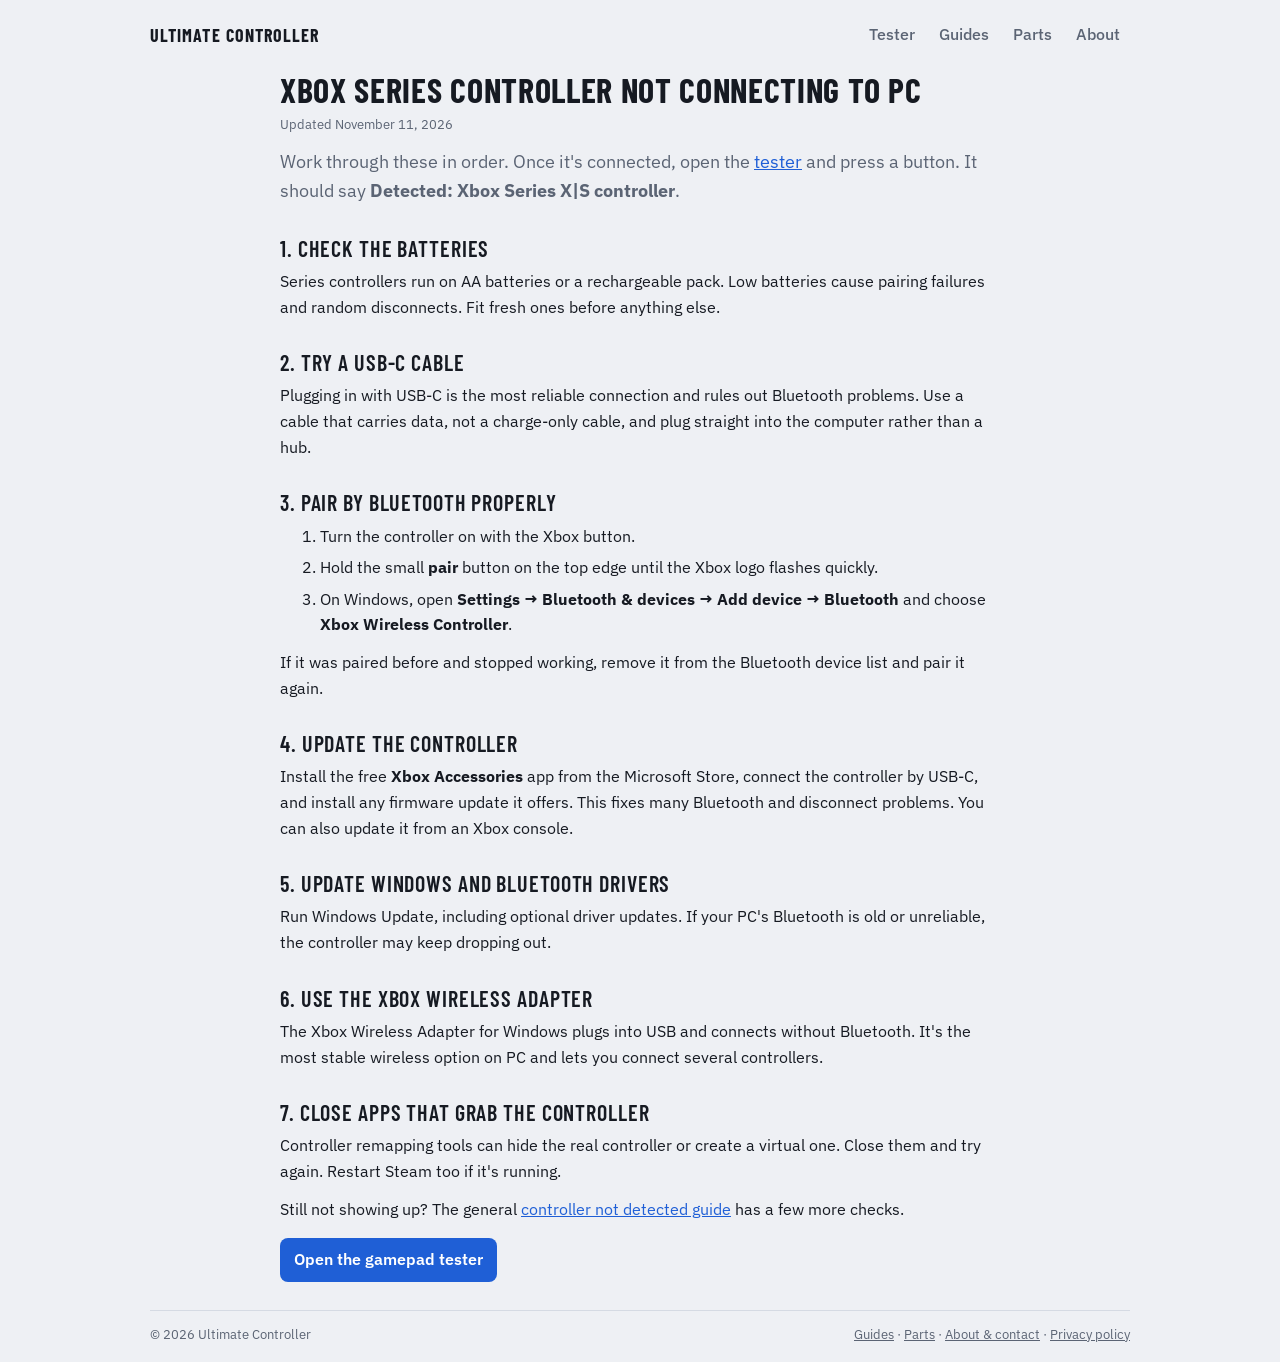
<file: xbox-series-controller-not-connecting-pc.html>
<!DOCTYPE html>
<html lang="en">
<head>
<meta charset="utf-8">
<meta name="viewport" content="width=device-width, initial-scale=1">
<title>Xbox Series X|S Controller Not Connecting to PC? Try These Fixes</title>
<meta name="description" content="Fix an Xbox Series X|S controller that won't connect to your Windows PC: USB-C cables, Bluetooth pairing, the Xbox Wireless Adapter, firmware updates and batteries.">
<link rel="canonical" href="https://ultimatecontroller.com/xbox-series-controller-not-connecting-pc.html">
<!-- Google AdSense -->
<script async src="https://pagead2.googlesyndication.com/pagead/js/adsbygoogle.js?client=ca-pub-1083294266156352" crossorigin="anonymous"></script>
<link rel="preconnect" href="https://fonts.googleapis.com">
<link href="https://fonts.googleapis.com/css2?family=Barlow+Condensed:wght@600;700&family=IBM+Plex+Mono:wght@400;500&family=IBM+Plex+Sans:wght@400;500;600&display=swap" rel="stylesheet">
<link rel="stylesheet" href="style.css">
</head>
<body>
<nav class="site-nav" aria-label="Site"><a class="brand" href="index.html">Ultimate&nbsp;Controller</a><div class="links"><a href="index.html">Tester</a><a href="guides.html">Guides</a><a href="parts.html">Parts</a><a href="about.html">About</a></div></nav>
<article>

<h1>Xbox Series controller not connecting to PC</h1>
<p class="meta">Updated November 11, 2026</p>
<p class="lede">Work through these in order. Once it's connected, open the <a href="index.html">tester</a> and press a button. It should say <b>Detected: Xbox Series X|S controller</b>.</p>

<h2>1. Check the batteries</h2>
<p>Series controllers run on AA batteries or a rechargeable pack. Low batteries cause pairing failures and random disconnects. Fit fresh ones before anything else.</p>

<h2>2. Try a USB-C cable</h2>
<p>Plugging in with USB-C is the most reliable connection and rules out Bluetooth problems. Use a cable that carries data, not a charge-only cable, and plug straight into the computer rather than a hub.</p>

<h2>3. Pair by Bluetooth properly</h2>
<ol>
  <li>Turn the controller on with the Xbox button.</li>
  <li>Hold the small <b>pair</b> button on the top edge until the Xbox logo flashes quickly.</li>
  <li>On Windows, open <b>Settings → Bluetooth &amp; devices → Add device → Bluetooth</b> and choose <b>Xbox Wireless Controller</b>.</li>
</ol>
<p>If it was paired before and stopped working, remove it from the Bluetooth device list and pair it again.</p>

<h2>4. Update the controller</h2>
<p>Install the free <b>Xbox Accessories</b> app from the Microsoft Store, connect the controller by USB-C, and install any firmware update it offers. This fixes many Bluetooth and disconnect problems. You can also update it from an Xbox console.</p>

<h2>5. Update Windows and Bluetooth drivers</h2>
<p>Run Windows Update, including optional driver updates. If your PC's Bluetooth is old or unreliable, the controller may keep dropping out.</p>

<h2>6. Use the Xbox Wireless Adapter</h2>
<p>The Xbox Wireless Adapter for Windows plugs into USB and connects without Bluetooth. It's the most stable wireless option on PC and lets you connect several controllers.</p>

<h2>7. Close apps that grab the controller</h2>
<p>Controller remapping tools can hide the real controller or create a virtual one. Close them and try again. Restart Steam too if it's running.</p>

<p>Still not showing up? The general <a href="controller-not-detected.html">controller not detected guide</a> has a few more checks.</p>
<p><a class="btn" href="index.html">Open the gamepad tester</a></p>

</article>
<footer class="site-foot"><span>&copy; 2026 Ultimate Controller</span><span><a href="guides.html">Guides</a> · <a href="parts.html">Parts</a> · <a href="about.html">About &amp; contact</a> · <a href="privacy.html">Privacy policy</a></span></footer>
</body>
</html>
</file>
<file: style.css>
:root{
  --bg:#eef0f4; --panel:#ffffff; --ink:#161a22; --muted:#5b6474; --line:#d5dae3;
  --shell:#dfe3ea; --accent:#1f5fd6; --accent-ink:#ffffff;
  --good:#1a8a4f; --warn:#a86200; --bad:#c2332b;
  --display:"Barlow Condensed","Arial Narrow",sans-serif;
  --body:"IBM Plex Sans",system-ui,-apple-system,"Segoe UI",sans-serif;
  --mono:"IBM Plex Mono",ui-monospace,Menlo,Consolas,monospace;
}
@media (prefers-color-scheme: dark){
  :root:not([data-theme="light"]){
    color-scheme:dark;
    --bg:#11141b; --panel:#1a1f29; --ink:#e8ebf2; --muted:#98a2b5; --line:#2c3443;
    --shell:#252c3a; --accent:#6aa5ff; --accent-ink:#0b1220;
    --good:#4cc38a; --warn:#f0b146; --bad:#ff7a70;
  }
}
:root[data-theme="dark"]{
  color-scheme:dark;
  --bg:#11141b; --panel:#1a1f29; --ink:#e8ebf2; --muted:#98a2b5; --line:#2c3443;
  --shell:#252c3a; --accent:#6aa5ff; --accent-ink:#0b1220;
  --good:#4cc38a; --warn:#f0b146; --bad:#ff7a70;
}
*{box-sizing:border-box}
html,body{margin:0}
body{background:var(--bg);color:var(--ink);font:16px/1.6 var(--body);padding:16px}
article{max-width:720px;margin:0 auto}
h1{font:700 34px/1.05 var(--display);letter-spacing:.02em;text-transform:uppercase;margin:18px 0 8px;text-wrap:balance}
h2{font:600 22px/1.15 var(--display);letter-spacing:.04em;text-transform:uppercase;margin:30px 0 8px;text-wrap:balance}
h3{font-size:17px;margin:20px 0 4px}
p,ul,ol{margin:0 0 12px}
li{margin-bottom:6px}
a{color:var(--accent)}
.lede{font-size:18px;color:var(--muted)}
.meta{font-size:13px;color:var(--muted)}
.callout{background:var(--panel);border:1px solid var(--line);border-left:4px solid var(--accent);border-radius:10px;padding:12px 14px;margin:16px 0}
.callout.warn{border-left-color:var(--warn)}
.btn{display:inline-block;background:var(--accent);color:var(--accent-ink);font-weight:600;text-decoration:none;padding:9px 14px;border-radius:8px;margin:4px 0}
.cards{display:grid;grid-template-columns:repeat(auto-fill,minmax(220px,1fr));gap:12px;margin:16px 0}
.cards a.card{display:block;background:var(--panel);border:1px solid var(--line);border-radius:12px;padding:14px;color:var(--ink);text-decoration:none}
.cards a.card:hover{border-color:var(--accent)}
.cards .card b{display:block;font:600 19px/1.15 var(--display);letter-spacing:.04em;text-transform:uppercase;margin-bottom:4px}
.cards .card span{color:var(--muted);font-size:14px}
table{width:100%;border-collapse:collapse;margin:8px 0 16px;font-size:15px}
th,td{text-align:left;padding:8px;border-bottom:1px solid var(--line);vertical-align:top}
th{font-weight:600}
.table-wrap{overflow-x:auto}
code{font:14px var(--mono);background:var(--panel);border:1px solid var(--line);border-radius:4px;padding:1px 5px}

.site-nav{max-width:980px;margin:0 auto 12px;display:flex;flex-wrap:wrap;gap:8px 16px;align-items:center;justify-content:space-between}
.site-nav .brand{font:700 18px/1 var(--display);letter-spacing:.06em;text-transform:uppercase;color:var(--ink);text-decoration:none}
.site-nav .links{display:flex;flex-wrap:wrap;gap:4px}
.site-nav .links a{color:var(--muted);text-decoration:none;font-weight:500;padding:6px 10px;border-radius:8px}
.site-nav .links a:hover{color:var(--ink);background:var(--panel)}
.site-nav .links a[aria-current="page"]{color:var(--accent);background:var(--panel)}
.site-foot{max-width:980px;margin:24px auto 0;padding-top:14px;border-top:1px solid var(--line);display:flex;flex-wrap:wrap;gap:8px 16px;justify-content:space-between;font-size:13px;color:var(--muted)}
.site-foot a{color:var(--muted)}
.site-foot a:hover{color:var(--accent)}
</file>
